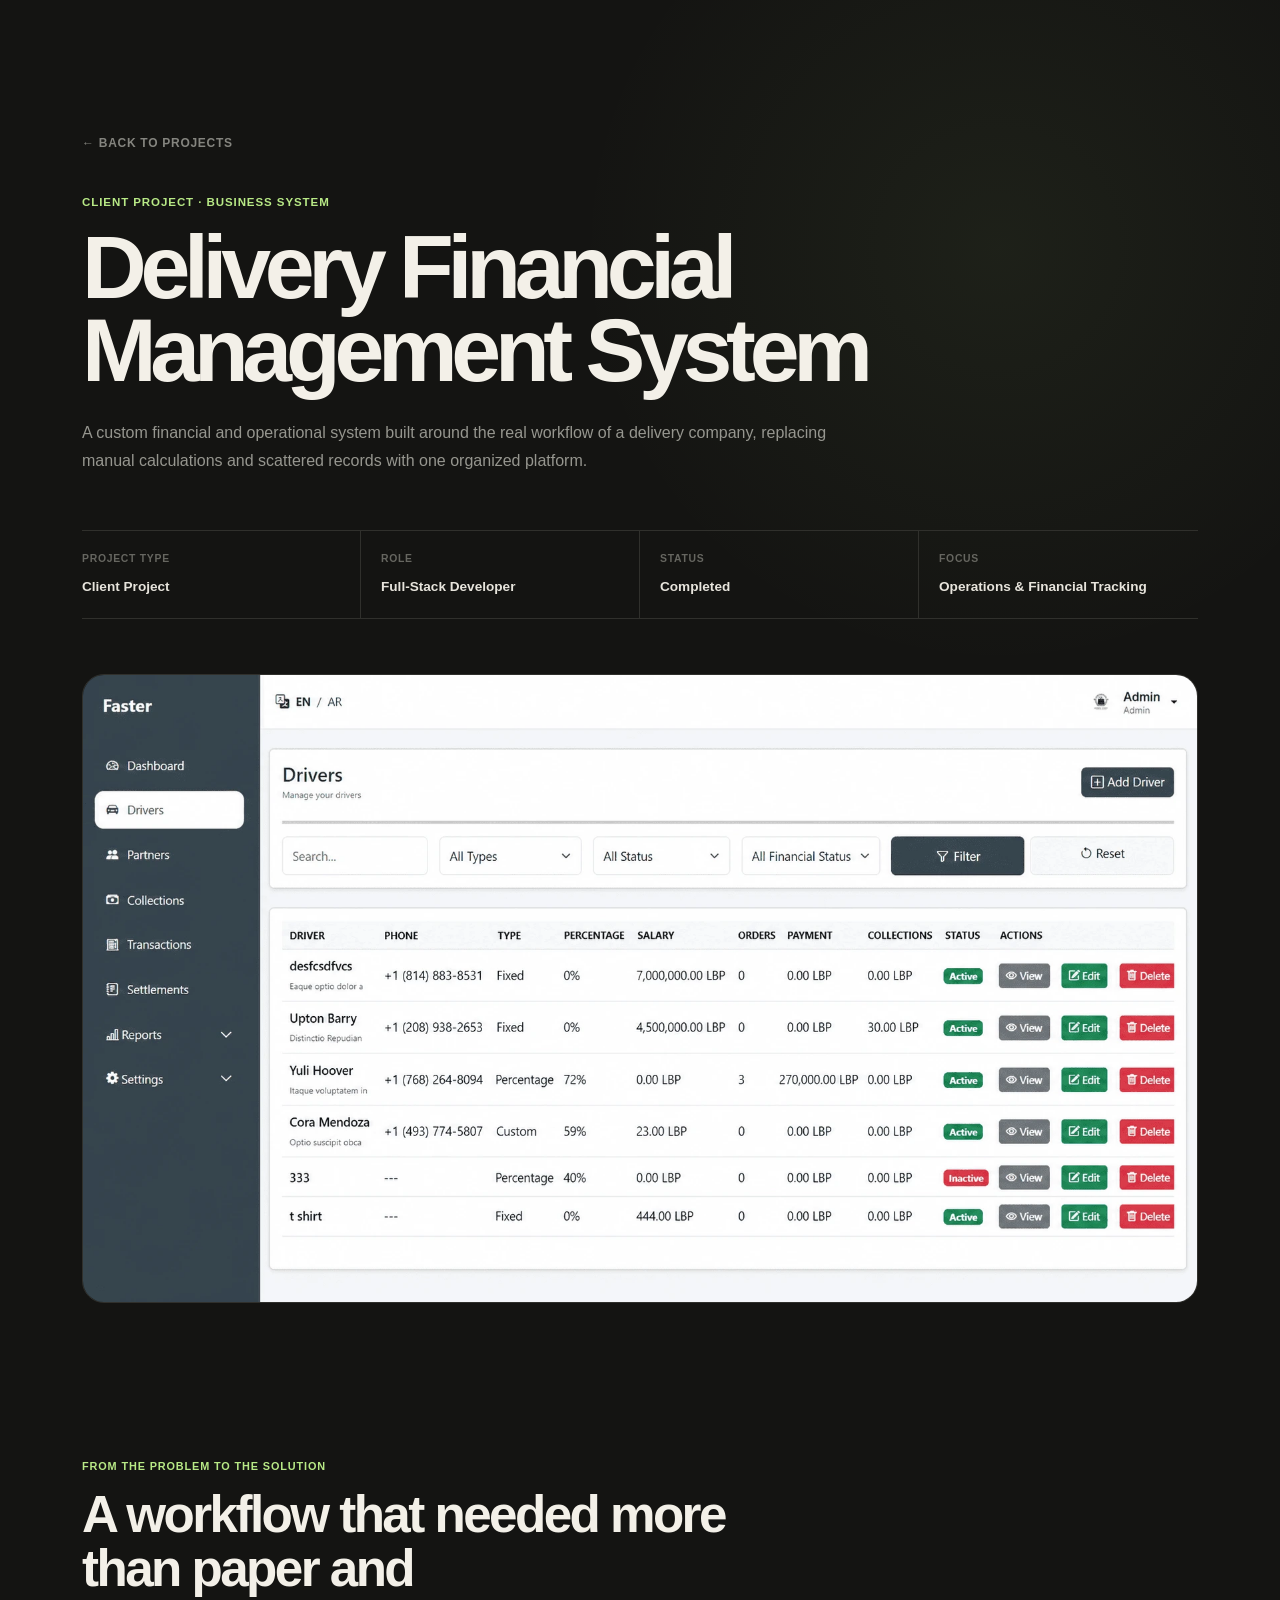
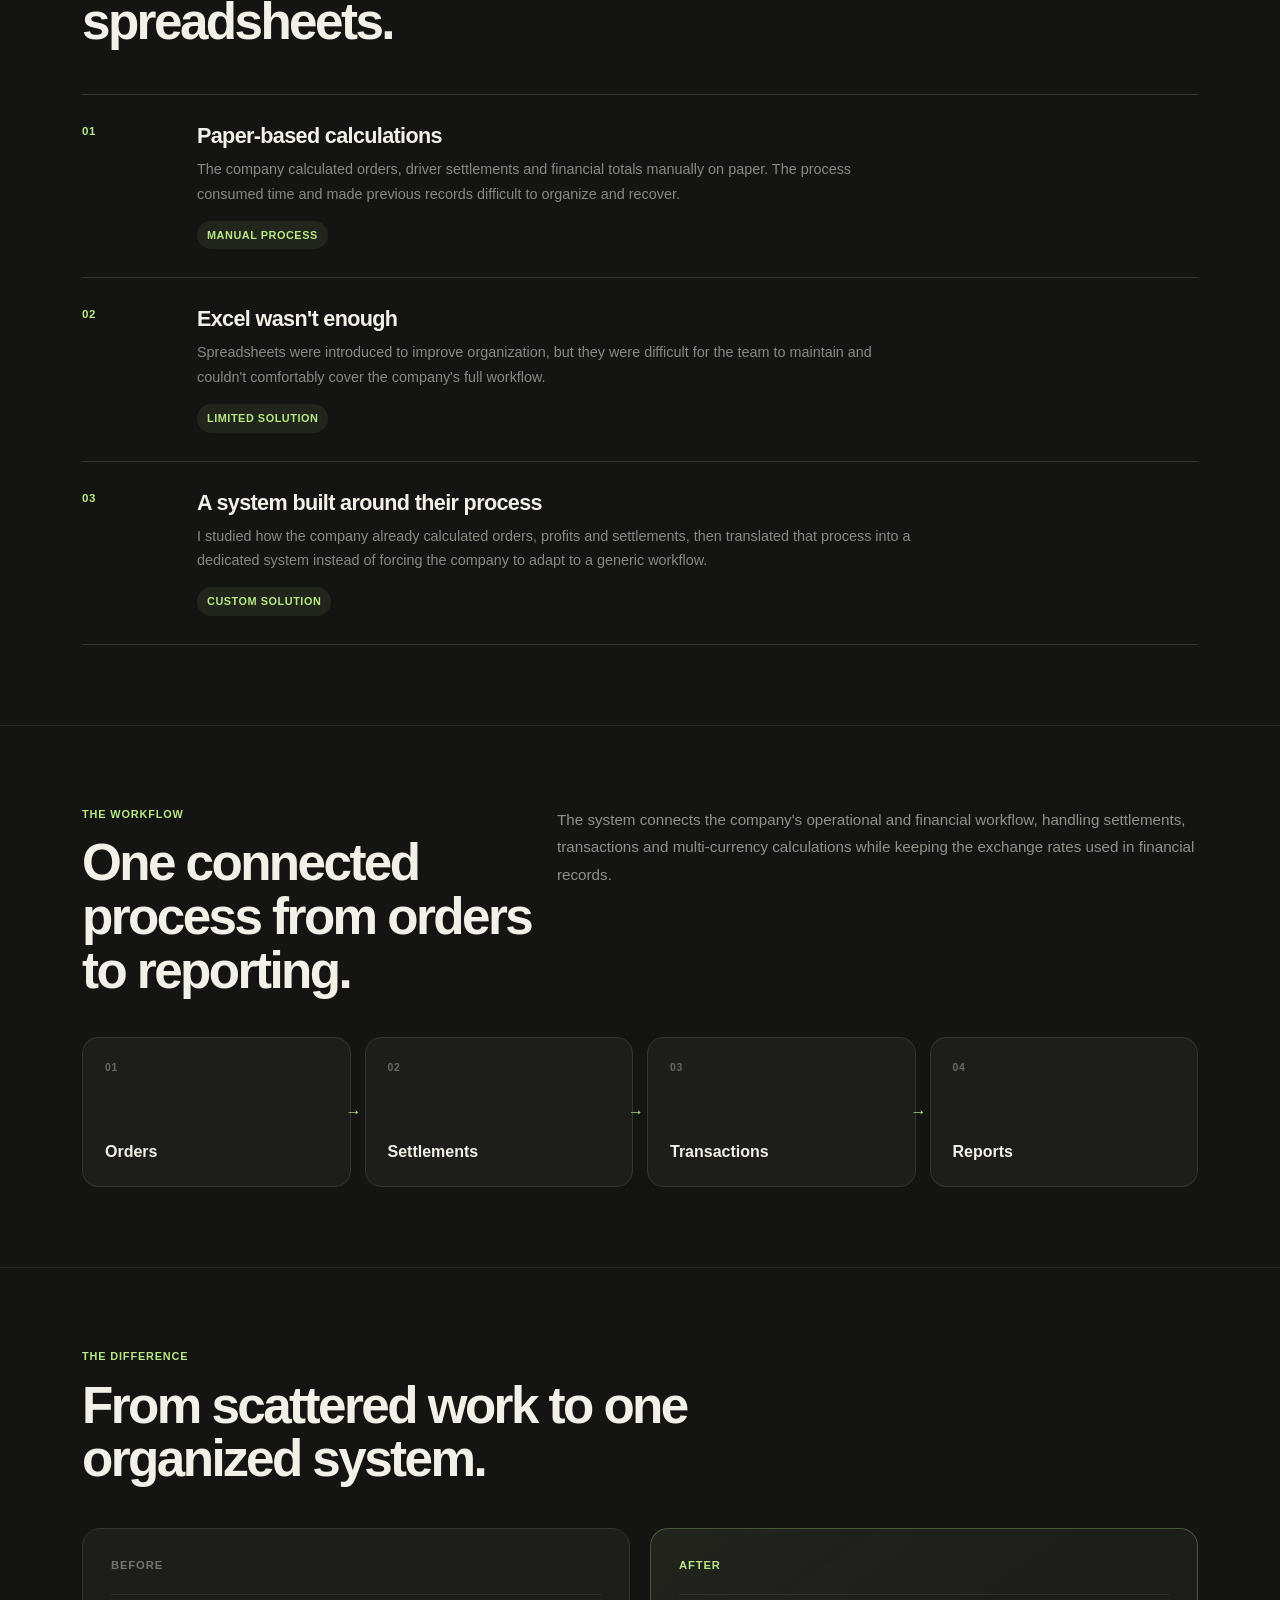
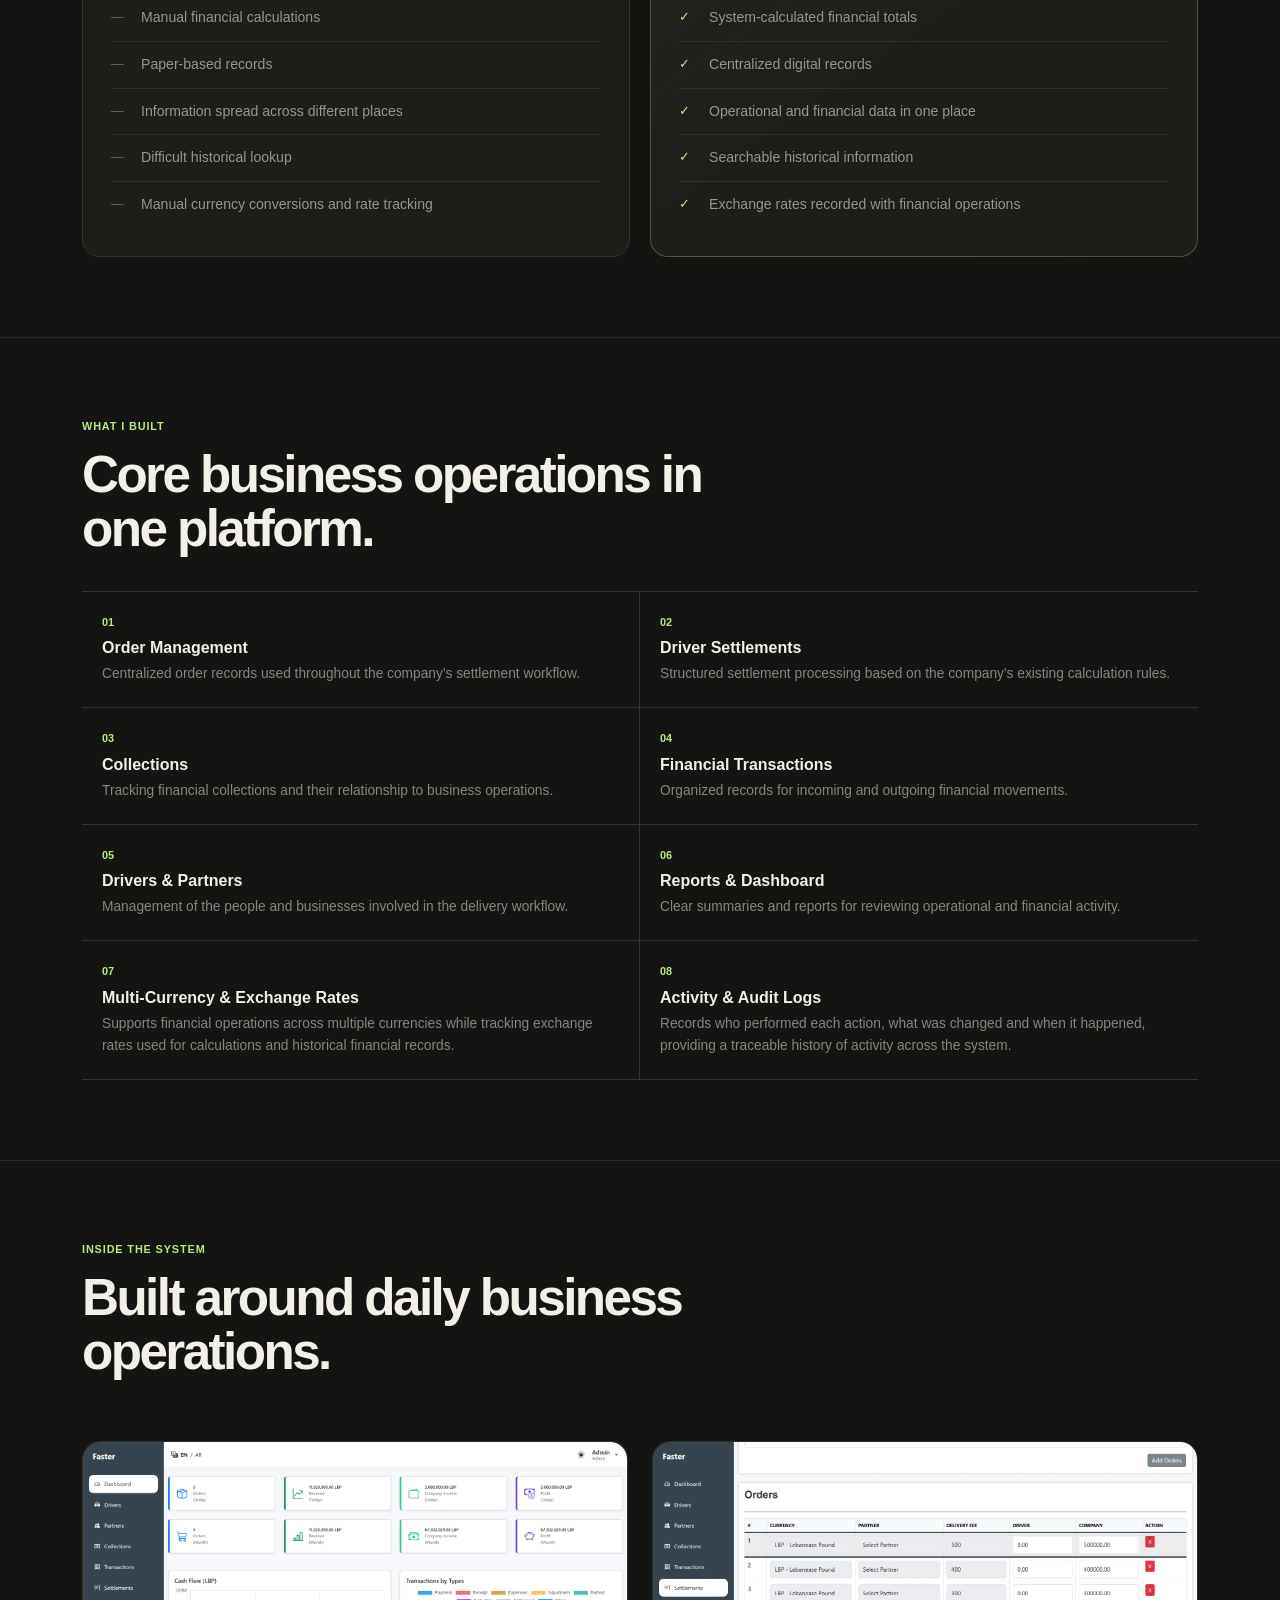
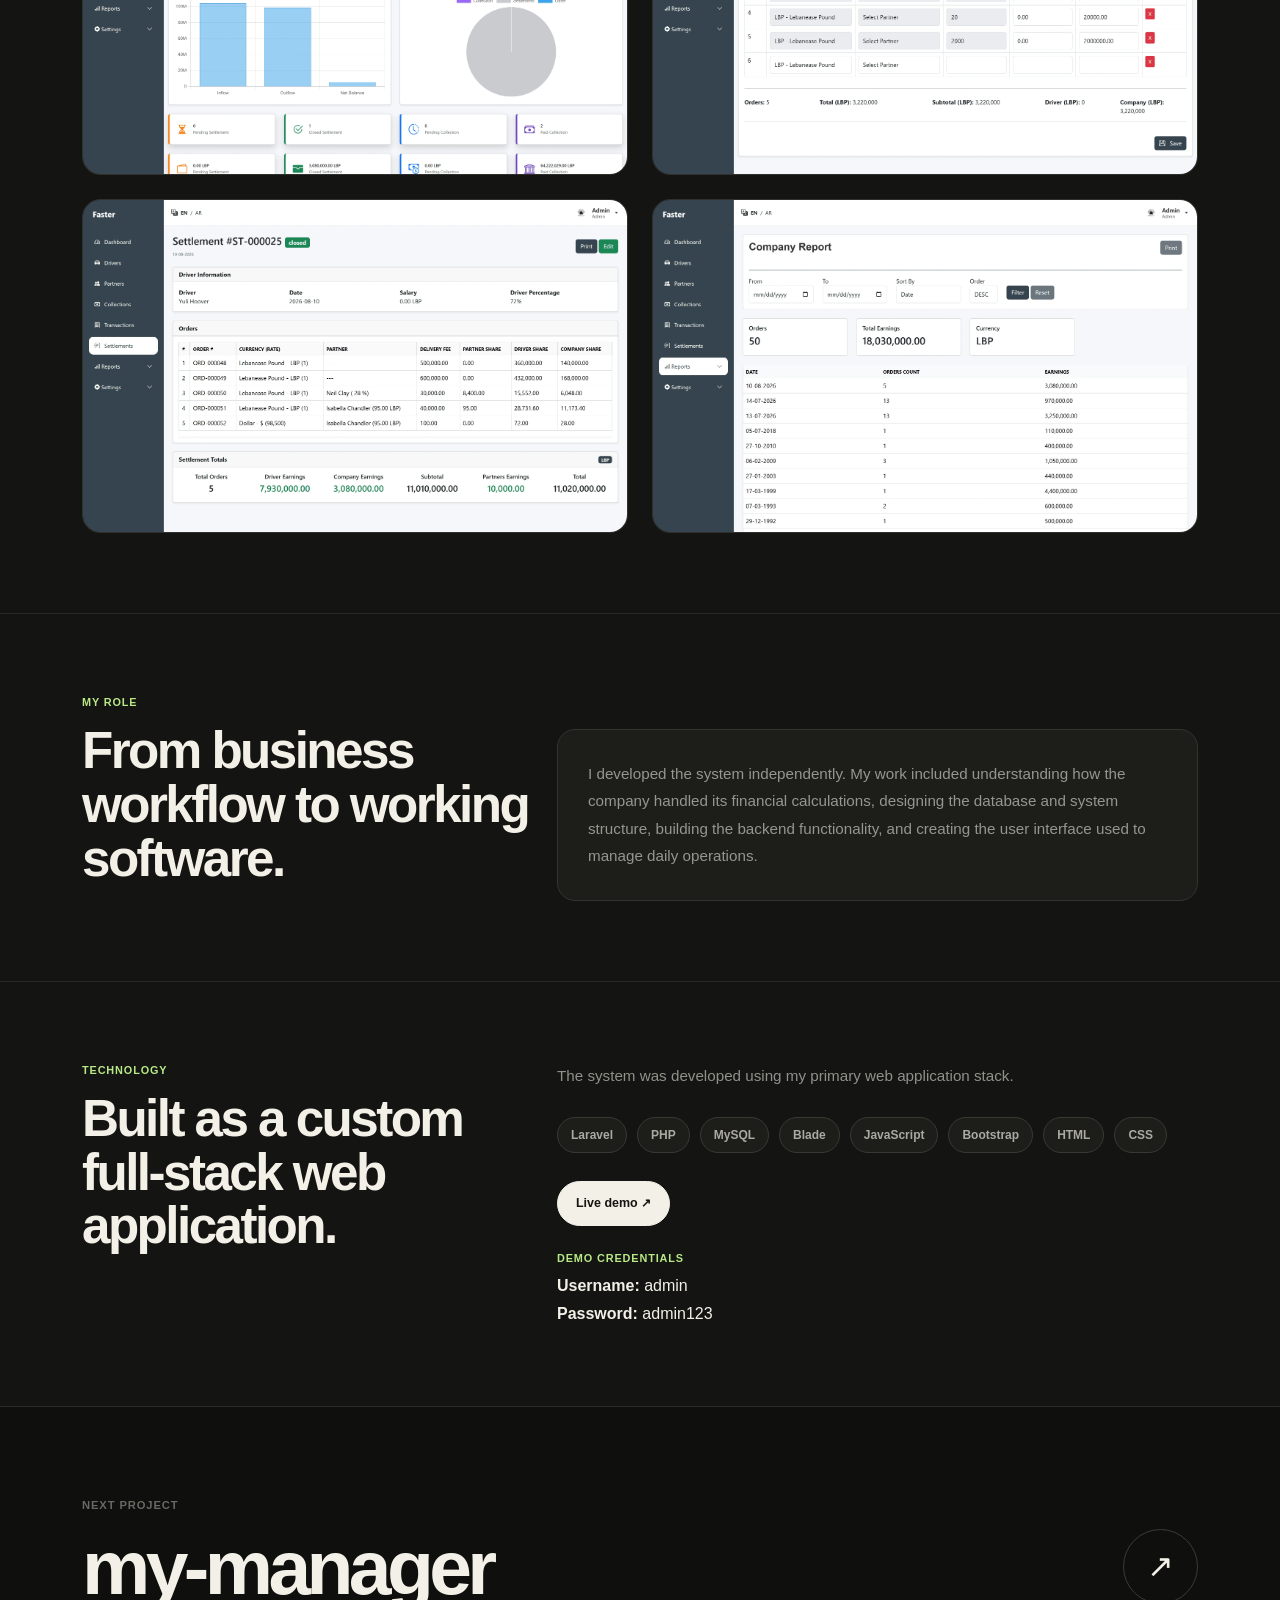
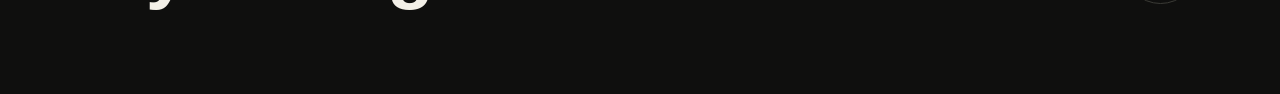
<file: delivery-system.html>
<!DOCTYPE html>
<html lang="en">

<head>
    <meta charset="UTF-8">
    <meta name="viewport" content="width=device-width, initial-scale=1.0">

    <title>Delivery Financial Management System | Mahdi Taha</title>
    <meta name="description"
        content="A custom delivery financial management system built by Mahdi Taha to organize drivers, orders, settlements, reporting, and daily business operations.">
    <link rel="canonical" href="https://mahdi-taha.github.io/delivery-system.html">
    <meta property="og:title" content="Delivery Financial Management System | Mahdi Taha">
    <meta property="og:description"
        content="A custom system for organizing delivery drivers, orders, settlements, financial reporting, and daily operations.">
    <meta property="og:type" content="website">
    <meta property="og:url" content="https://mahdi-taha.github.io/delivery-system.html">
    <meta property="og:image" content="https://mahdi-taha.github.io/images/projects/delivery-system/drivers.webp">
    <meta property="og:site_name" content="Mahdi Taha Portfolio">
    <meta name="twitter:card" content="summary_large_image">
    <meta name="twitter:title" content="Delivery Financial Management System | Mahdi Taha">
    <meta name="twitter:description"
        content="A custom system for organizing delivery drivers, orders, settlements, financial reporting, and daily operations.">
    <meta name="twitter:image" content="https://mahdi-taha.github.io/images/projects/delivery-system/drivers.webp">

    <link rel="stylesheet" href="https://cdnjs.cloudflare.com/ajax/libs/bootstrap/5.0.1/css/bootstrap.min.css">
    <link rel="stylesheet" href="css/project-2.css">

</head>

<body>

    <main>

        <section class="project-detail-hero">
            <div class="container">

                <a href="index.html#projects" class="project-back">
                    ← BACK TO PROJECTS
                </a>

                <div class="project-detail-label">
                    CLIENT PROJECT · BUSINESS SYSTEM
                </div>

                <h1 class="project-detail-title">
                    Delivery Financial
                    Management System
                </h1>

                <p class="project-detail-intro">
                    A custom financial and operational system built around the
                    real workflow of a delivery company, replacing manual
                    calculations and scattered records with one organized platform.
                </p>

                <div class="project-meta">

                    <div class="project-meta-item">
                        <span>PROJECT TYPE</span>
                        <strong>Client Project</strong>
                    </div>

                    <div class="project-meta-item">
                        <span>ROLE</span>
                        <strong>Full-Stack Developer</strong>
                    </div>

                    <div class="project-meta-item">
                        <span>STATUS</span>
                        <strong>Completed</strong>
                    </div>

                    <div class="project-meta-item">
                        <span>FOCUS</span>
                        <strong>Operations & Financial Tracking</strong>
                    </div>

                </div>

                <div class="project-main-image">
                    <img src="images/projects/delivery-system/drivers.webp"
                        alt="Delivery Financial Management System drivers" width="1672" height="941">
                </div>

            </div>
        </section>


        <!-- The problem journey -->
        <section class="project-section">
            <div class="container">

                <div class="section-label">
                    FROM THE PROBLEM TO THE SOLUTION
                </div>

                <h2 class="section-title">
                    A workflow that needed more than paper and spreadsheets.
                </h2>

                <div class="problem-journey">

                    <div class="journey-step">

                        <div class="journey-number">
                            01
                        </div>

                        <div class="journey-content">

                            <h3>
                                Paper-based calculations
                            </h3>

                            <p>
                                The company calculated orders, driver settlements
                                and financial totals manually on paper. The process
                                consumed time and made previous records difficult
                                to organize and recover.
                            </p>

                            <span class="journey-highlight">
                                MANUAL PROCESS
                            </span>

                        </div>

                    </div>


                    <div class="journey-step">

                        <div class="journey-number">
                            02
                        </div>

                        <div class="journey-content">

                            <h3>
                                Excel wasn't enough
                            </h3>

                            <p>
                                Spreadsheets were introduced to improve organization,
                                but they were difficult for the team to maintain and
                                couldn't comfortably cover the company's full workflow.
                            </p>

                            <span class="journey-highlight">
                                LIMITED SOLUTION
                            </span>

                        </div>

                    </div>


                    <div class="journey-step">

                        <div class="journey-number">
                            03
                        </div>

                        <div class="journey-content">

                            <h3>
                                A system built around their process
                            </h3>

                            <p>
                                I studied how the company already calculated orders,
                                profits and settlements, then translated that process
                                into a dedicated system instead of forcing the company
                                to adapt to a generic workflow.
                            </p>

                            <span class="journey-highlight">
                                CUSTOM SOLUTION
                            </span>

                        </div>

                    </div>

                </div>

            </div>
        </section>


        <!-- Workflow -->
        <section class="project-section">
            <div class="container">

                <div class="row g-4">

                    <div class="col-lg-5">

                        <div class="section-label">
                            THE WORKFLOW
                        </div>

                        <h2 class="section-title">
                            One connected process from orders to reporting.
                        </h2>

                    </div>

                    <div class="col-lg-7">

                        <p class="section-copy">
                            The system connects the company's operational and
                            financial workflow, handling settlements, transactions
                            and multi-currency calculations while keeping the
                            exchange rates used in financial records.
                        </p>

                    </div>

                </div>

                <div class="workflow">

                    <div class="workflow-step">
                        <span>01</span>
                        <strong>Orders</strong>
                    </div>

                    <div class="workflow-step">
                        <span>02</span>
                        <strong>Settlements</strong>
                    </div>

                    <div class="workflow-step">
                        <span>03</span>
                        <strong>Transactions</strong>
                    </div>

                    <div class="workflow-step">
                        <span>04</span>
                        <strong>Reports</strong>
                    </div>

                </div>

            </div>
        </section>


        <!-- Before / After -->
        <section class="project-section">
            <div class="container">

                <div class="section-label">
                    THE DIFFERENCE
                </div>

                <h2 class="section-title">
                    From scattered work to one organized system.
                </h2>

                <div class="comparison">

                    <div class="comparison-column">

                        <div class="comparison-title">
                            BEFORE
                        </div>

                        <div class="comparison-row">
                            <span class="comparison-icon">—</span>

                            <p>
                                Manual financial calculations
                            </p>
                        </div>

                        <div class="comparison-row">
                            <span class="comparison-icon">—</span>

                            <p>
                                Paper-based records
                            </p>
                        </div>

                        <div class="comparison-row">
                            <span class="comparison-icon">—</span>

                            <p>
                                Information spread across different places
                            </p>
                        </div>

                        <div class="comparison-row">
                            <span class="comparison-icon">—</span>

                            <p>
                                Difficult historical lookup
                            </p>
                        </div>

                        <div class="comparison-row">
                            <span class="comparison-icon">—</span>

                            <p>
                                Manual currency conversions and rate tracking
                            </p>
                        </div>

                    </div>


                    <div class="comparison-column after">

                        <div class="comparison-title">
                            AFTER
                        </div>

                        <div class="comparison-row">
                            <span class="comparison-icon">✓</span>

                            <p>
                                System-calculated financial totals
                            </p>
                        </div>

                        <div class="comparison-row">
                            <span class="comparison-icon">✓</span>

                            <p>
                                Centralized digital records
                            </p>
                        </div>

                        <div class="comparison-row">
                            <span class="comparison-icon">✓</span>

                            <p>
                                Operational and financial data in one place
                            </p>
                        </div>

                        <div class="comparison-row">
                            <span class="comparison-icon">✓</span>

                            <p>
                                Searchable historical information
                            </p>
                        </div>

                        <div class="comparison-row">
                            <span class="comparison-icon">✓</span>

                            <p>
                                Exchange rates recorded with financial operations
                            </p>
                        </div>

                    </div>

                </div>

            </div>
        </section>


        <!-- Features -->
        <section class="project-section">
            <div class="container">

                <div class="section-label">
                    WHAT I BUILT
                </div>

                <h2 class="section-title">
                    Core business operations in one platform.
                </h2>

                <div class="feature-list">

                    <div class="feature-item">
                        <span>01</span>

                        <h3>
                            Order Management
                        </h3>

                        <p>
                            Centralized order records used throughout
                            the company's settlement workflow.
                        </p>
                    </div>

                    <div class="feature-item">
                        <span>02</span>

                        <h3>
                            Driver Settlements
                        </h3>

                        <p>
                            Structured settlement processing based on
                            the company's existing calculation rules.
                        </p>
                    </div>

                    <div class="feature-item">
                        <span>03</span>

                        <h3>
                            Collections
                        </h3>

                        <p>
                            Tracking financial collections and their
                            relationship to business operations.
                        </p>
                    </div>

                    <div class="feature-item">
                        <span>04</span>

                        <h3>
                            Financial Transactions
                        </h3>

                        <p>
                            Organized records for incoming and outgoing
                            financial movements.
                        </p>
                    </div>

                    <div class="feature-item">
                        <span>05</span>

                        <h3>
                            Drivers & Partners
                        </h3>

                        <p>
                            Management of the people and businesses
                            involved in the delivery workflow.
                        </p>
                    </div>

                    <div class="feature-item">
                        <span>06</span>

                        <h3>
                            Reports & Dashboard
                        </h3>

                        <p>
                            Clear summaries and reports for reviewing
                            operational and financial activity.
                        </p>
                    </div>
                    <div class="feature-item">
                        <span>07</span>

                        <h3>
                            Multi-Currency & Exchange Rates
                        </h3>

                        <p>
                            Supports financial operations across multiple currencies
                            while tracking exchange rates used for calculations and
                            historical financial records.
                        </p>
                    </div>
                    <div class="feature-item">
                        <span>08</span>

                        <h3>
                            Activity & Audit Logs
                        </h3>

                        <p>
                            Records who performed each action, what was changed
                            and when it happened, providing a traceable history
                            of activity across the system.
                        </p>
                    </div>

                </div>

            </div>
        </section>


        <!-- Screenshots -->
        <section class="project-section">
            <div class="container">

                <div class="section-label">
                    INSIDE THE SYSTEM
                </div>

                <h2 class="section-title">
                    Built around daily business operations.
                </h2>

                <div class="row g-4 screenshots-grid">

                    <div class="col-lg-6">
                        <div class="screenshot-card">
                            <img src="images/projects/delivery-system/dashboard.webp" alt="Delivery system dashboard"
                                width="2964" height="1810" loading="lazy">
                        </div>
                    </div>

                    <div class="col-lg-6">
                        <div class="screenshot-card">
                            <img src="images/projects/delivery-system/orders.webp" alt="Delivery system orders"
                                width="2964" height="1810" loading="lazy">
                        </div>
                    </div>

                    <div class="col-lg-6">
                        <div class="screenshot-card">
                            <img src="images/projects/delivery-system/settlement.webp" alt="Driver settlement workflow"
                                width="2964" height="1810" loading="lazy">
                        </div>
                    </div>

                    <div class="col-lg-6">
                        <div class="screenshot-card">
                            <img src="images/projects/delivery-system/financial-reports.webp"
                                alt="Delivery system financial reports" width="2964" height="1810" loading="lazy">
                        </div>
                    </div>

                </div>

            </div>
        </section>


        <!-- My role -->
        <section class="project-section">
            <div class="container">

                <div class="row g-4">

                    <div class="col-lg-5">

                        <div class="section-label">
                            MY ROLE
                        </div>

                        <h2 class="section-title">
                            From business workflow to working software.
                        </h2>

                    </div>

                    <div class="col-lg-7">

                        <div class="role-panel">

                            <p>
                                I developed the system independently. My work included
                                understanding how the company handled its financial
                                calculations, designing the database and system structure,
                                building the backend functionality, and creating the
                                user interface used to manage daily operations.
                            </p>

                        </div>

                    </div>

                </div>

            </div>
        </section>


        <!-- Technology -->
        <section class="project-section">
            <div class="container">

                <div class="row g-4">

                    <div class="col-lg-5">

                        <div class="section-label">
                            TECHNOLOGY
                        </div>

                        <h2 class="section-title">
                            Built as a custom full-stack web application.
                        </h2>

                    </div>

                    <div class="col-lg-7">

                        <p class="section-copy">
                            The system was developed using my primary web
                            application stack.
                        </p>

                        <div class="tech-list">
                            <span>Laravel</span>
                            <span>PHP</span>
                            <span>MySQL</span>
                            <span>Blade</span>
                            <span>JavaScript</span>
                            <span>Bootstrap</span>
                            <span>HTML</span>
                            <span>CSS</span>
                        </div>

                        <div class="project-actions">

                            <a href="https://pink-louse-271315.hostingersite.com/"
                                class="project-action project-action-primary" target="_blank" rel="noopener noreferrer">
                                Live demo ↗
                            </a>

                        </div>
                        <div class="project-demo-credentials mt-4">
                            <div class="section-label mb-2">
                                DEMO CREDENTIALS
                            </div>

                            <p class="mb-1">
                                <strong>Username:</strong>
                                admin
                            </p>

                            <p class="mb-0">
                                <strong>Password:</strong>
                                admin123
                            </p>
                        </div>

                    </div>

                </div>

            </div>
        </section>


        <!-- Next -->
        <section class="next-project">
            <div class="container">

                <div class="next-project-label">
                    NEXT PROJECT
                </div>

                <a href="my-manager.html" class="next-project-link">

                    <h2>
                        my-manager
                    </h2>

                    <span class="next-project-arrow">
                        ↗
                    </span>

                </a>

            </div>
        </section>

    </main>

</body>

</html>
</file>
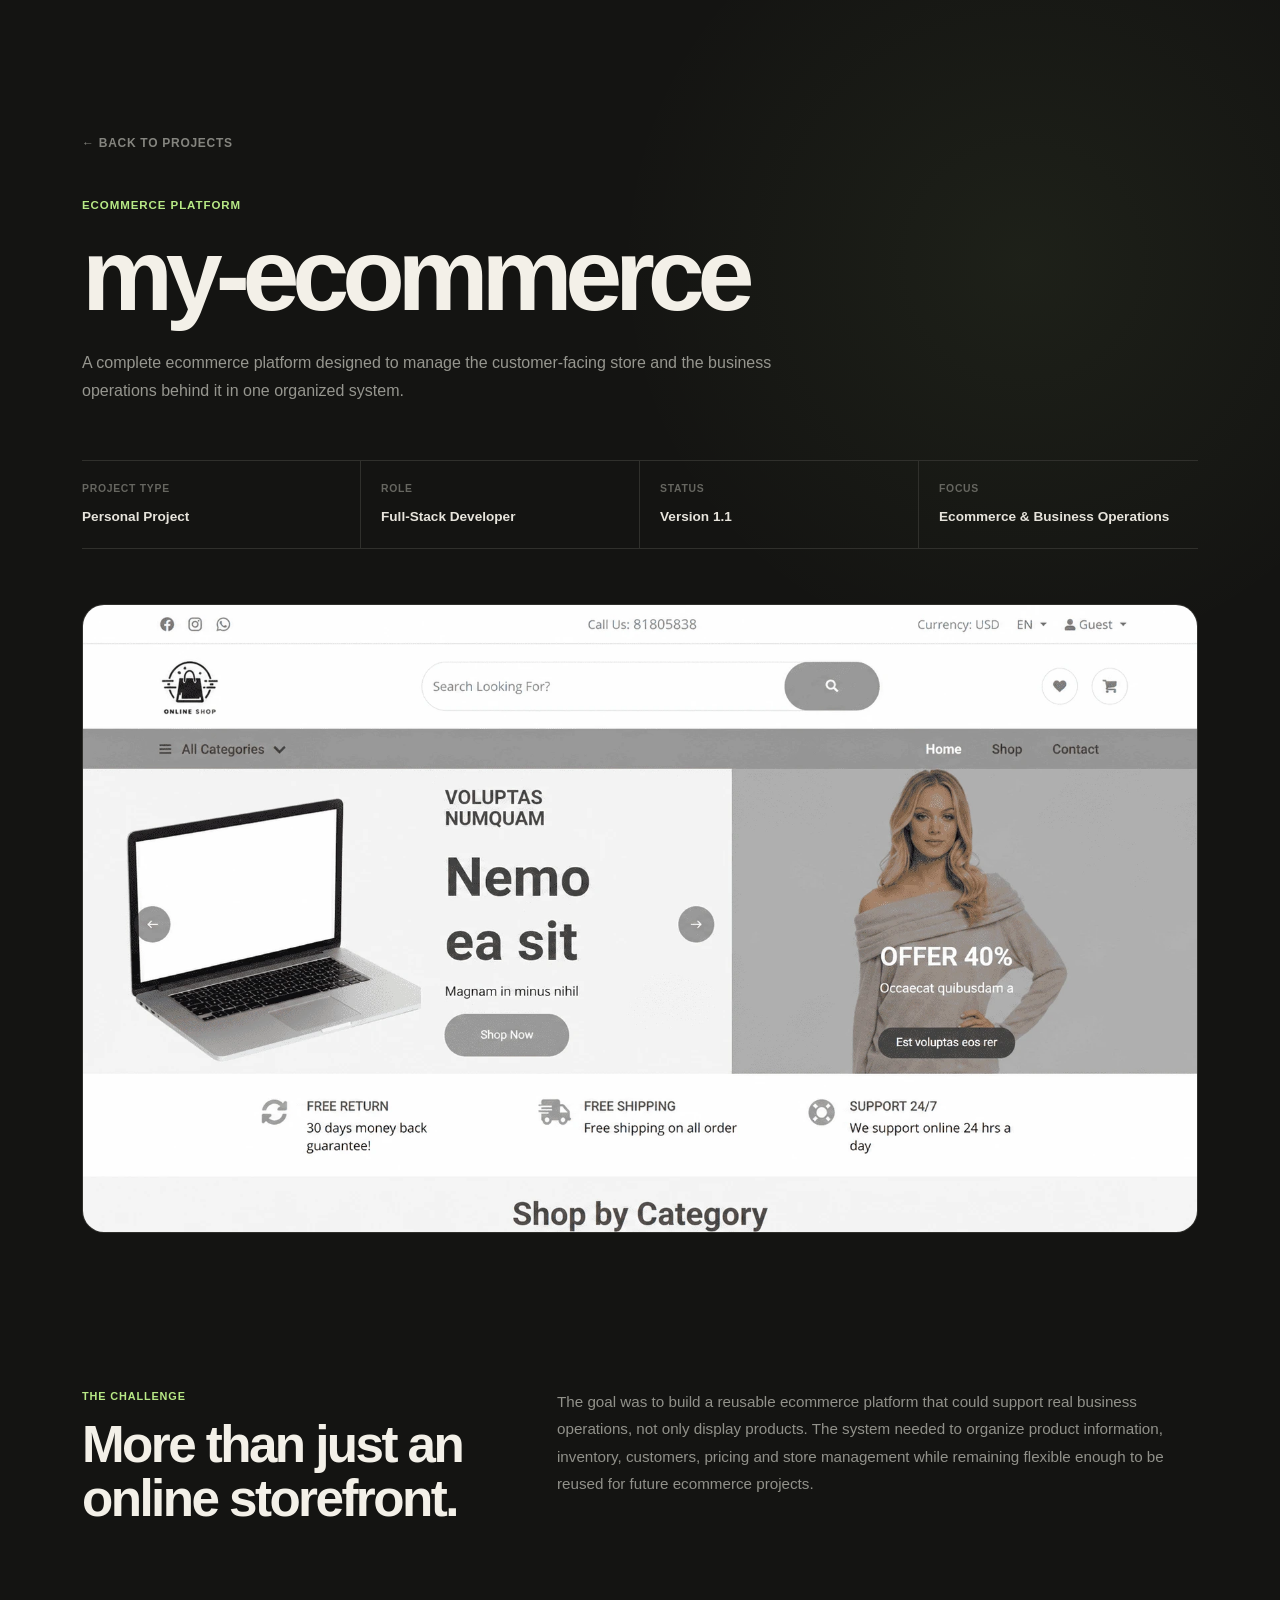
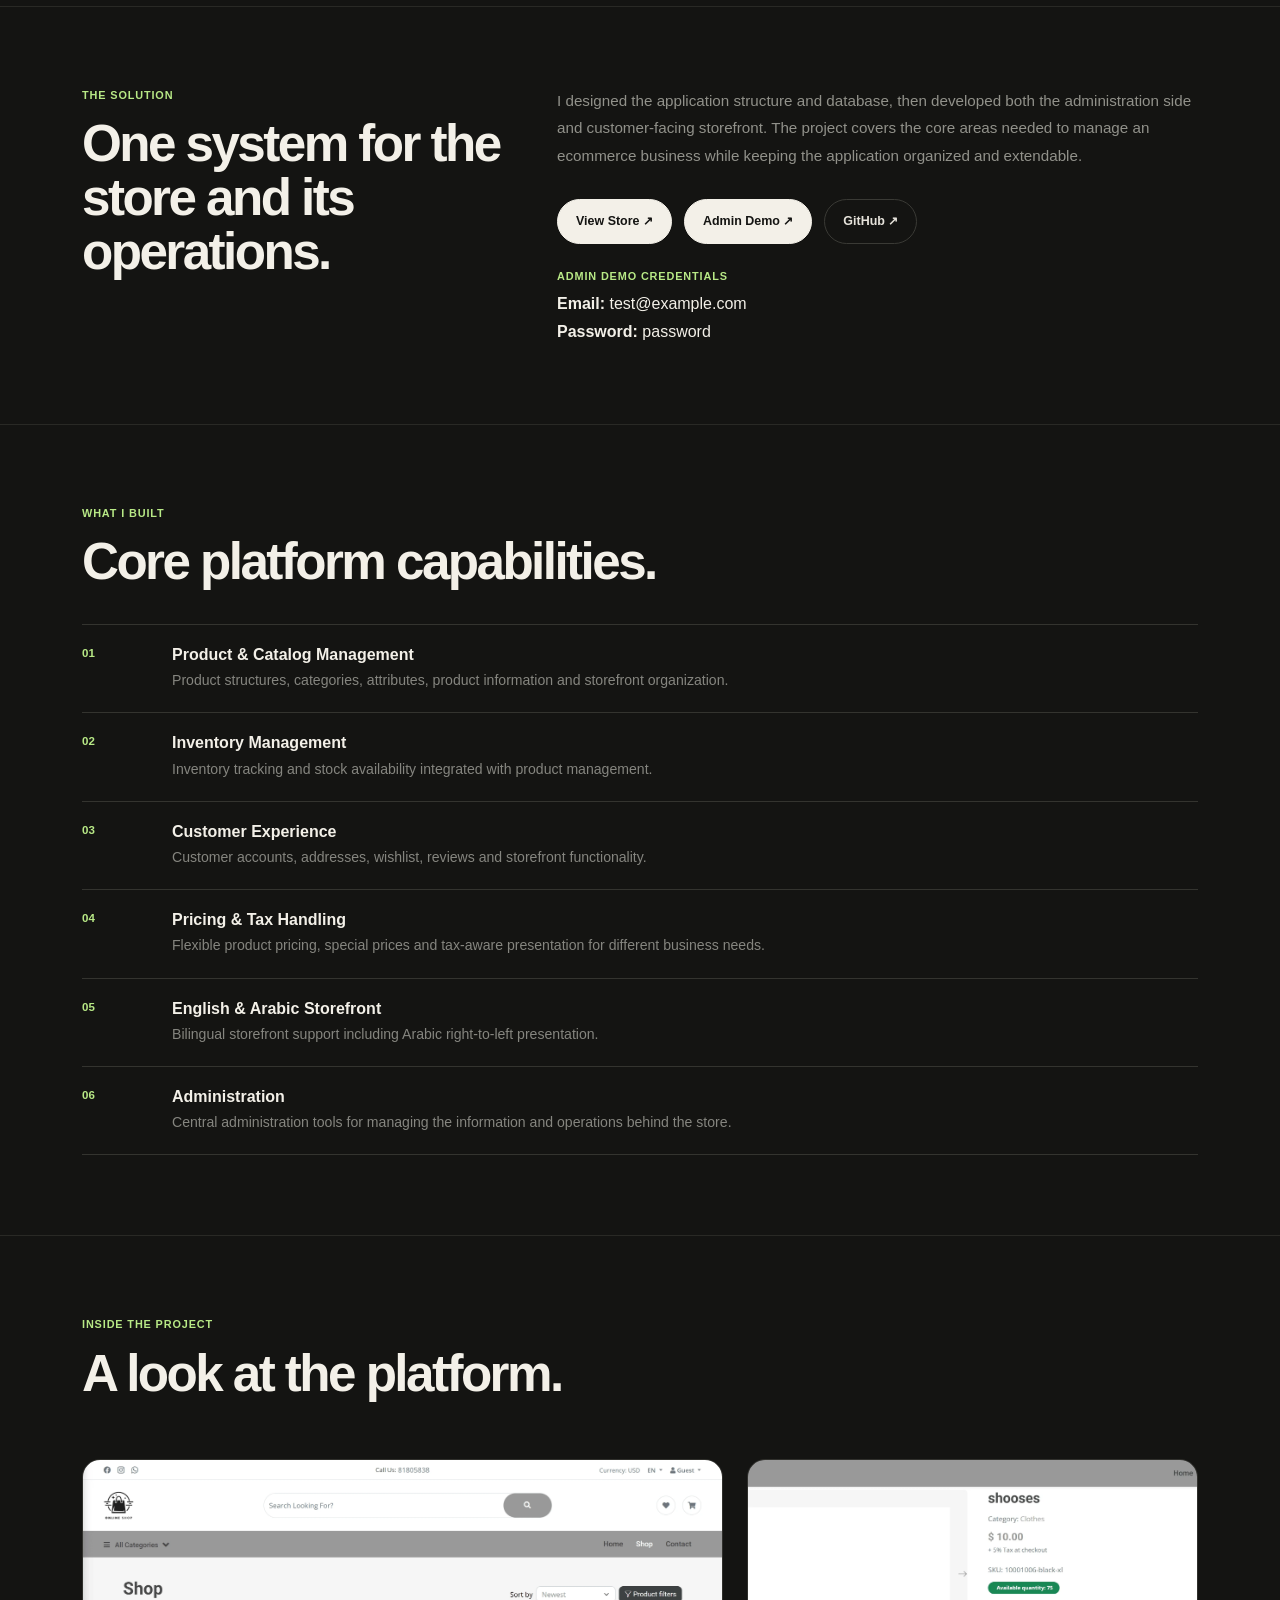
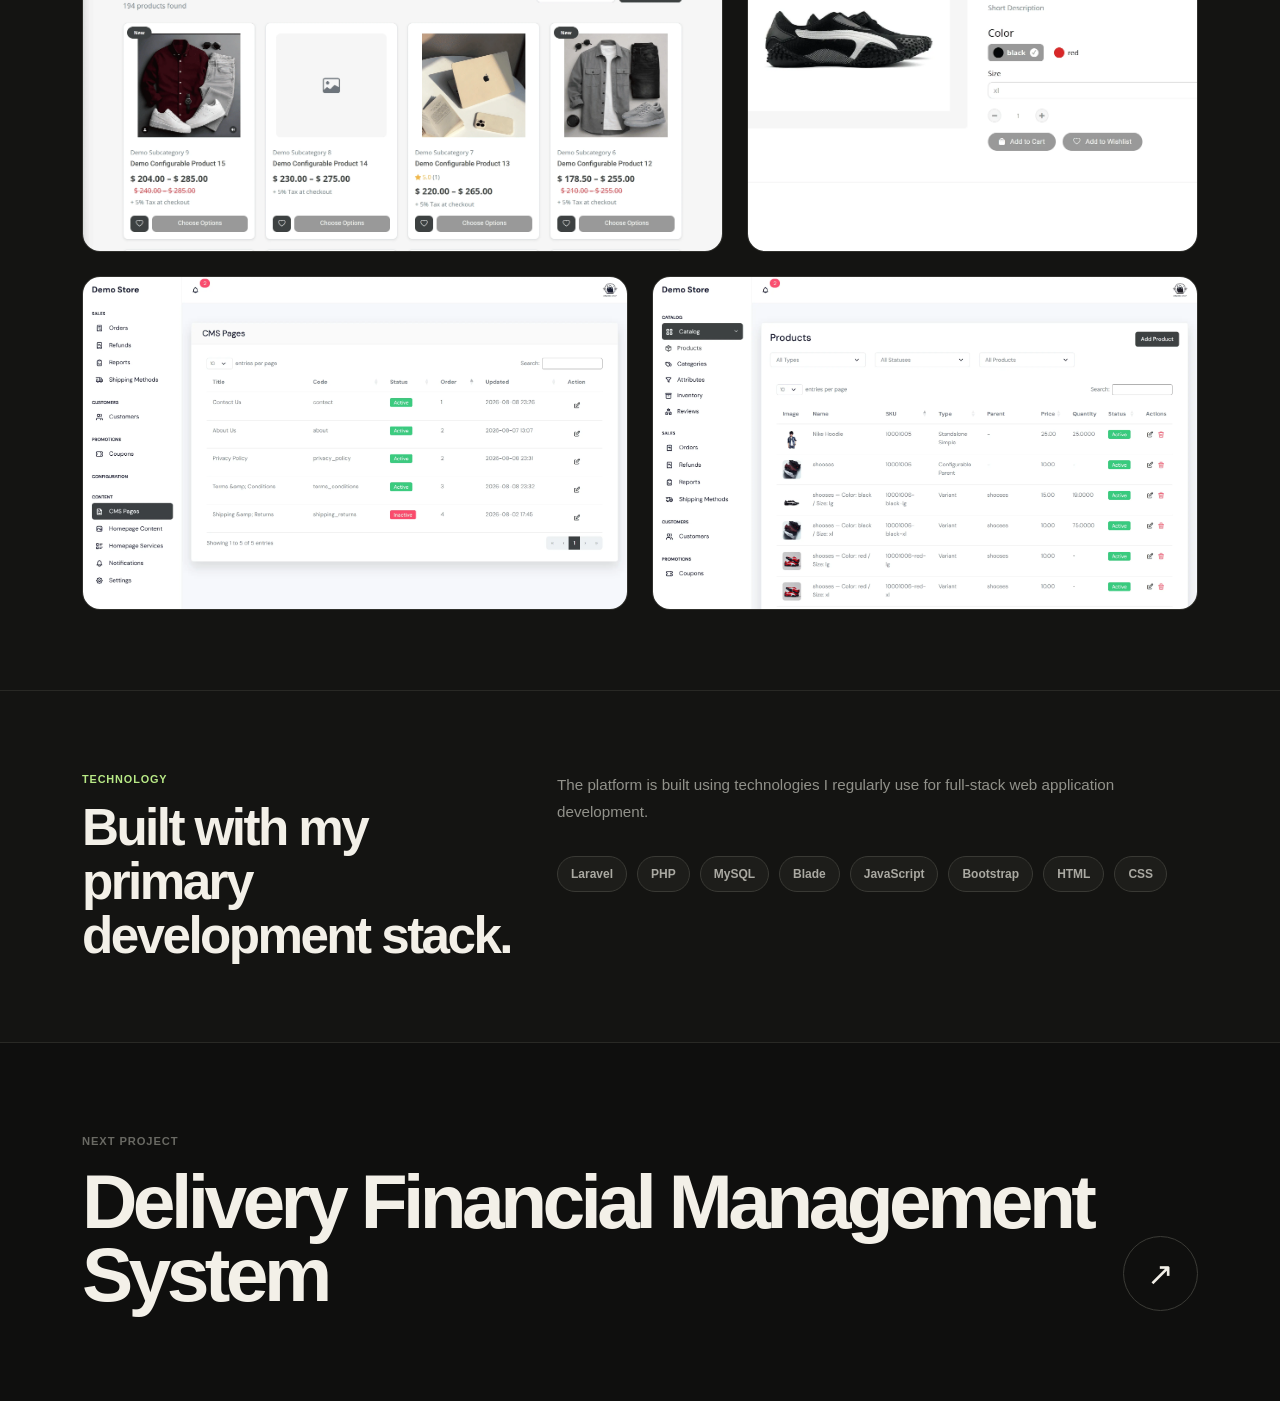
<file: my-ecommerce.html>
<!DOCTYPE html>
<html lang="en">

<head>
    <meta charset="UTF-8">
    <meta name="viewport" content="width=device-width, initial-scale=1.0">

    <title>my-ecommerce | Mahdi Taha</title>
    <meta name="description"
        content="Explore my-ecommerce, a full-stack ecommerce platform by Mahdi Taha for managing storefronts, products, inventory, customers, pricing, and business operations.">
    <link rel="canonical" href="https://mahdi-taha.github.io/my-ecommerce.html">
    <meta property="og:title" content="my-ecommerce | Mahdi Taha">
    <meta property="og:description"
        content="A full-stack ecommerce platform for managing storefronts, products, inventory, customers, pricing, and business operations.">
    <meta property="og:type" content="website">
    <meta property="og:url" content="https://mahdi-taha.github.io/my-ecommerce.html">
    <meta property="og:image" content="https://mahdi-taha.github.io/images/projects/my-ecommerce/home.webp">
    <meta property="og:site_name" content="Mahdi Taha Portfolio">
    <meta name="twitter:card" content="summary_large_image">
    <meta name="twitter:title" content="my-ecommerce | Mahdi Taha">
    <meta name="twitter:description"
        content="A full-stack ecommerce platform for managing storefronts, products, inventory, customers, pricing, and business operations.">
    <meta name="twitter:image" content="https://mahdi-taha.github.io/images/projects/my-ecommerce/home.webp">

    <link rel="stylesheet" href="https://cdnjs.cloudflare.com/ajax/libs/bootstrap/5.0.1/css/bootstrap.min.css">
    <link rel="stylesheet" href="css/project-1.css">
</head>

<body>

    <main>

        <section class="project-detail-hero">
            <div class="container">

                <a href="index.html#projects" class="project-back">
                    ← BACK TO PROJECTS
                </a>

                <div class="project-detail-label">
                    ECOMMERCE PLATFORM
                </div>

                <h1 class="project-detail-title">
                    my-ecommerce
                </h1>

                <p class="project-detail-intro">
                    A complete ecommerce platform designed to manage the customer-facing
                    store and the business operations behind it in one organized system.
                </p>

                <div class="project-meta">

                    <div class="project-meta-item">
                        <span>PROJECT TYPE</span>
                        <strong>Personal Project</strong>
                    </div>

                    <div class="project-meta-item">
                        <span>ROLE</span>
                        <strong>Full-Stack Developer</strong>
                    </div>

                    <div class="project-meta-item">
                        <span>STATUS</span>
                        <strong>Version 1.1</strong>
                    </div>

                    <div class="project-meta-item">
                        <span>FOCUS</span>
                        <strong>Ecommerce & Business Operations</strong>
                    </div>

                </div>

                <div class="project-main-image">
                    <img src="images/projects/my-ecommerce/home.webp" alt="my-ecommerce home" width="1672" height="941">
                </div>

            </div>
        </section>


        <!-- Challenge -->
        <section class="project-content-section">
            <div class="container">

                <div class="row g-4">

                    <div class="col-lg-5">
                        <div class="project-section-label">
                            THE CHALLENGE
                        </div>

                        <h2 class="project-section-title">
                            More than just an online storefront.
                        </h2>
                    </div>

                    <div class="col-lg-7">
                        <p class="project-section-copy">
                            The goal was to build a reusable ecommerce platform that could
                            support real business operations, not only display products.
                            The system needed to organize product information, inventory,
                            customers, pricing and store management while remaining flexible
                            enough to be reused for future ecommerce projects.
                        </p>
                    </div>

                </div>

            </div>
        </section>


        <!-- Solution -->
        <section class="project-content-section">
            <div class="container">

                <div class="row g-4">

                    <div class="col-lg-5">
                        <div class="project-section-label">
                            THE SOLUTION
                        </div>

                        <h2 class="project-section-title">
                            One system for the store and its operations.
                        </h2>
                    </div>

                    <div class="col-lg-7">
                        <p class="project-section-copy">
                            I designed the application structure and database, then developed
                            both the administration side and customer-facing storefront.
                            The project covers the core areas needed to manage an ecommerce
                            business while keeping the application organized and extendable.
                        </p>

                        <div class="project-actions">
                            <a href="https://bisque-cormorant-334663.hostingersite.com/" target="_blank" rel="noopener noreferrer"
                                class="project-action project-action-primary">
                                View Store ↗
                            </a>

                            <a href="https://bisque-cormorant-334663.hostingersite.com/admin/login" target="_blank"
                                rel="noopener noreferrer" class="project-action project-action-primary">
                                Admin Demo ↗
                            </a>

                            <a href="https://github.com/mahdi-taha/my-ecommerce" target="_blank" rel="noopener noreferrer"
                                class="project-action project-action-outline">
                                GitHub ↗
                            </a>
                        </div>

                        <div class="project-demo-credentials mt-4">
                            <div class="project-section-label mb-2">
                                ADMIN DEMO CREDENTIALS
                            </div>

                            <p class="mb-1">
                                <strong>Email:</strong>
                                test@example.com
                            </p>

                            <p class="mb-0">
                                <strong>Password:</strong>
                                password
                            </p>
                        </div>
                    </div>

                </div>

            </div>
        </section>

        <!-- Features -->
        <section class="project-content-section">
            <div class="container">

                <div class="project-section-label">
                    WHAT I BUILT
                </div>

                <h2 class="project-section-title">
                    Core platform capabilities.
                </h2>

                <div class="project-features">

                    <div class="project-feature">
                        <div class="project-feature-number">
                            01
                        </div>

                        <div>
                            <h3>Product & Catalog Management</h3>

                            <p>
                                Product structures, categories, attributes, product
                                information and storefront organization.
                            </p>
                        </div>
                    </div>

                    <div class="project-feature">
                        <div class="project-feature-number">
                            02
                        </div>

                        <div>
                            <h3>Inventory Management</h3>

                            <p>
                                Inventory tracking and stock availability integrated
                                with product management.
                            </p>
                        </div>
                    </div>

                    <div class="project-feature">
                        <div class="project-feature-number">
                            03
                        </div>

                        <div>
                            <h3>Customer Experience</h3>

                            <p>
                                Customer accounts, addresses, wishlist, reviews and
                                storefront functionality.
                            </p>
                        </div>
                    </div>

                    <div class="project-feature">
                        <div class="project-feature-number">
                            04
                        </div>

                        <div>
                            <h3>Pricing & Tax Handling</h3>

                            <p>
                                Flexible product pricing, special prices and
                                tax-aware presentation for different business needs.
                            </p>
                        </div>
                    </div>

                    <div class="project-feature">
                        <div class="project-feature-number">
                            05
                        </div>

                        <div>
                            <h3>English & Arabic Storefront</h3>

                            <p>
                                Bilingual storefront support including Arabic
                                right-to-left presentation.
                            </p>
                        </div>
                    </div>

                    <div class="project-feature">
                        <div class="project-feature-number">
                            06
                        </div>

                        <div>
                            <h3>Administration</h3>

                            <p>
                                Central administration tools for managing the
                                information and operations behind the store.
                            </p>
                        </div>
                    </div>

                </div>

            </div>
        </section>


        <!-- Screenshots -->
        <section class="project-content-section">
            <div class="container">

                <div class="project-section-label">
                    INSIDE THE PROJECT
                </div>

                <h2 class="project-section-title">
                    A look at the platform.
                </h2>

                <div class="row g-4 project-screenshots">

                    <div class="col-lg-7">
                        <div class="project-screenshot">
                            <img src="images/projects/my-ecommerce/storefront.webp" alt="my-ecommerce storefront"
                                width="2964" height="1810" loading="lazy">
                        </div>
                    </div>

                    <div class="col-lg-5">
                        <div class="project-screenshot">
                            <img src="images/projects/my-ecommerce/product.webp" alt="my-ecommerce product page"
                                width="2964" height="1810" loading="lazy">
                        </div>
                    </div>

                    <div class="col-lg-6">
                        <div class="project-screenshot">
                            <img src="images/projects/my-ecommerce/administration.webp"
                                alt="my-ecommerce administration" width="2964" height="1810" loading="lazy">
                        </div>
                    </div>

                    <div class="col-lg-6">
                        <div class="project-screenshot">
                            <img src="images/projects/my-ecommerce/catalog.webp" alt="my-ecommerce catalog management"
                                width="2964" height="1810" loading="lazy">
                        </div>
                    </div>

                </div>

            </div>
        </section>


        <!-- Technology -->
        <section class="project-content-section">
            <div class="container">

                <div class="row g-4">

                    <div class="col-lg-5">
                        <div class="project-section-label">
                            TECHNOLOGY
                        </div>

                        <h2 class="project-section-title">
                            Built with my primary development stack.
                        </h2>
                    </div>

                    <div class="col-lg-7">

                        <p class="project-section-copy">
                            The platform is built using technologies I regularly use
                            for full-stack web application development.
                        </p>

                        <div class="project-tech-list">
                            <span>Laravel</span>
                            <span>PHP</span>
                            <span>MySQL</span>
                            <span>Blade</span>
                            <span>JavaScript</span>
                            <span>Bootstrap</span>
                            <span>HTML</span>
                            <span>CSS</span>
                        </div>

                    </div>

                </div>

            </div>
        </section>


        <!-- Next project -->
        <section class="next-project">
            <div class="container">

                <div class="next-project-label">
                    NEXT PROJECT
                </div>

                <a href="delivery-system.html" class="next-project-link">

                    <h2>
                        Delivery Financial
                        Management System
                    </h2>

                    <span class="next-project-arrow">
                        ↗
                    </span>

                </a>

            </div>
        </section>

    </main>

</body>

</html>
</file>
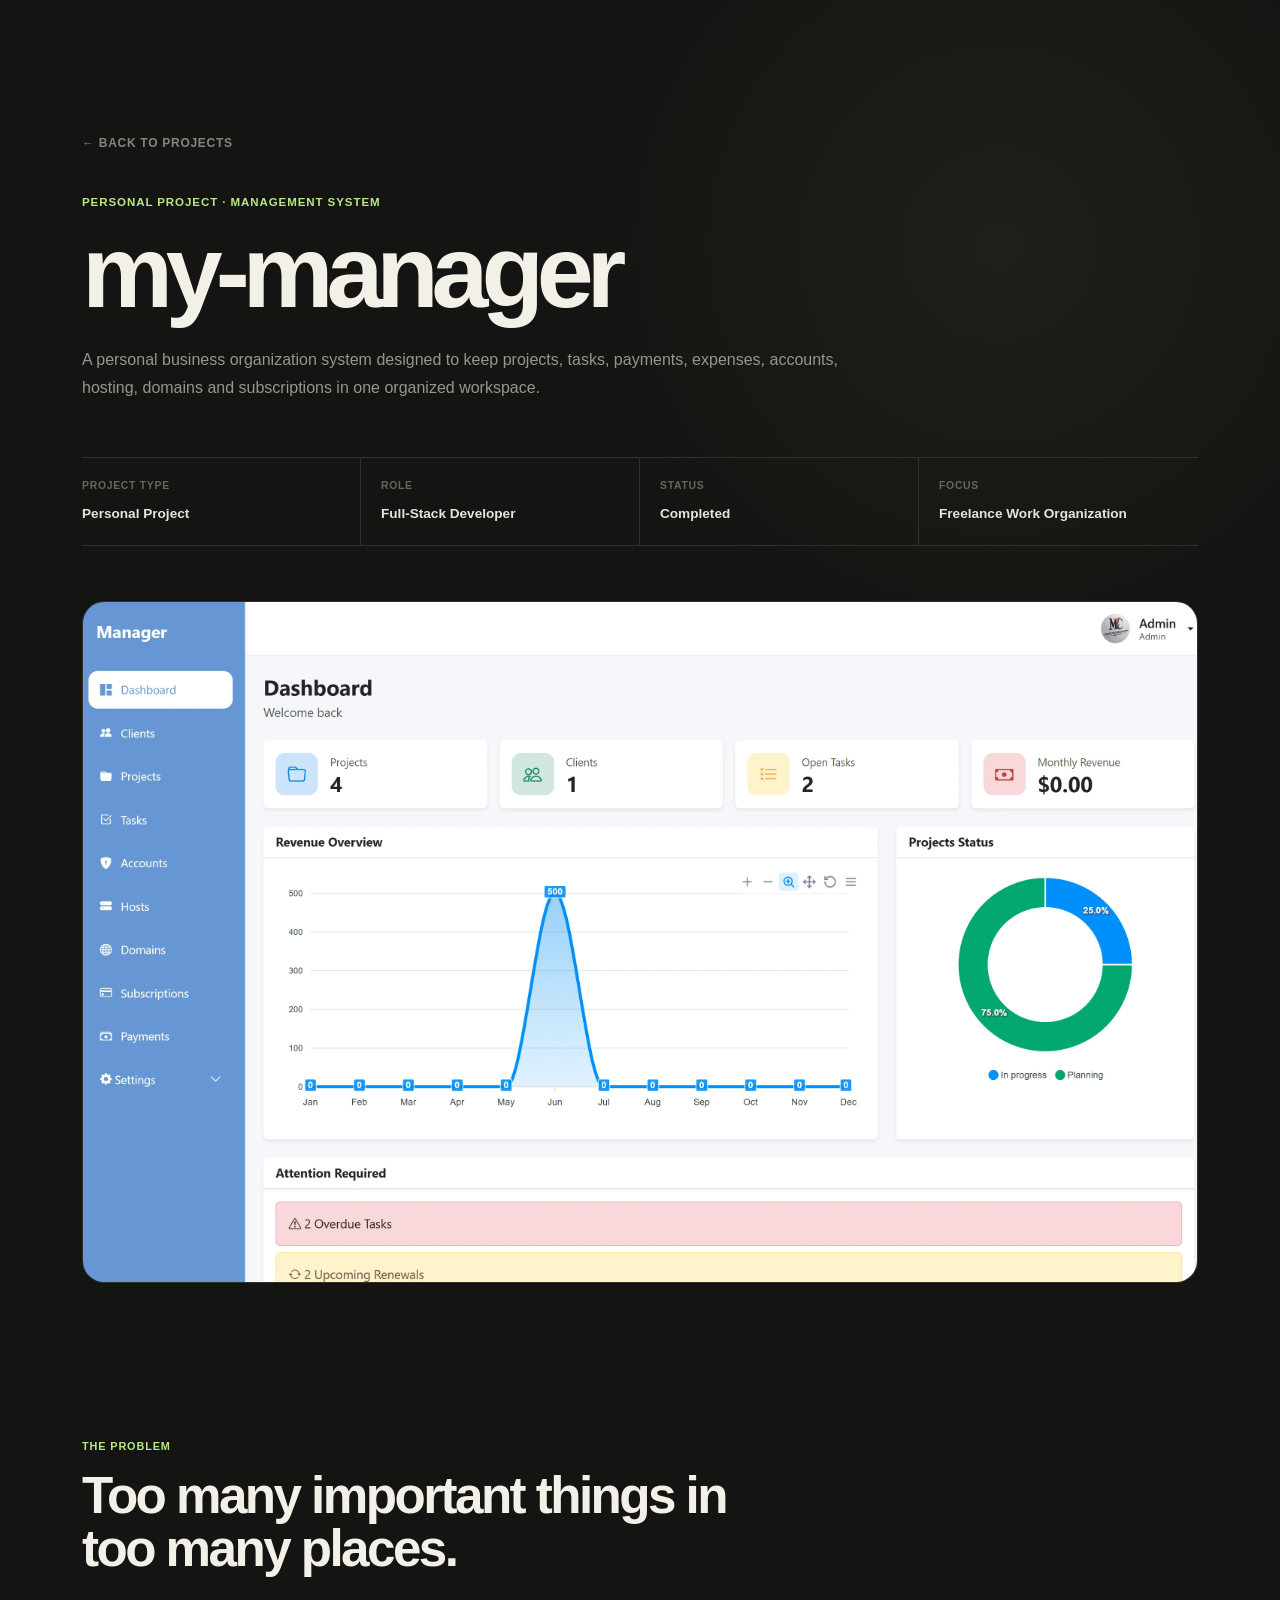
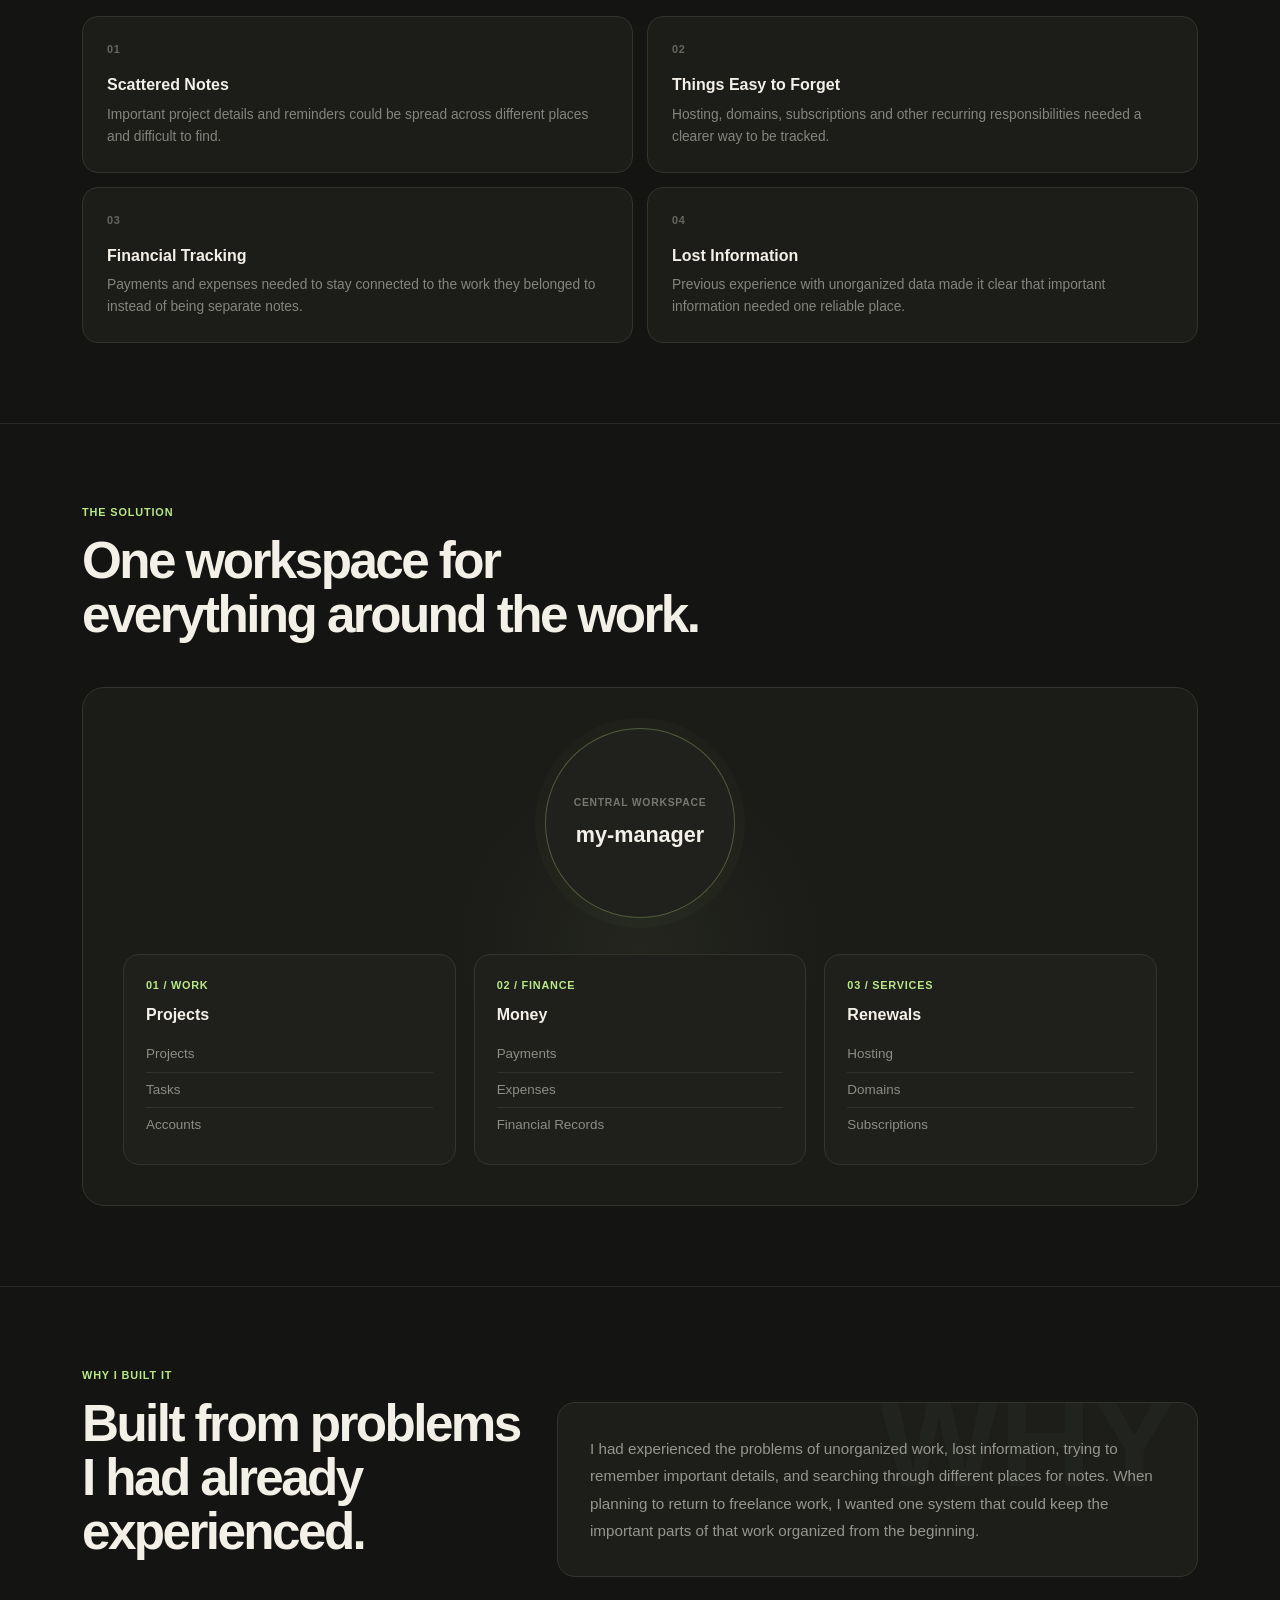
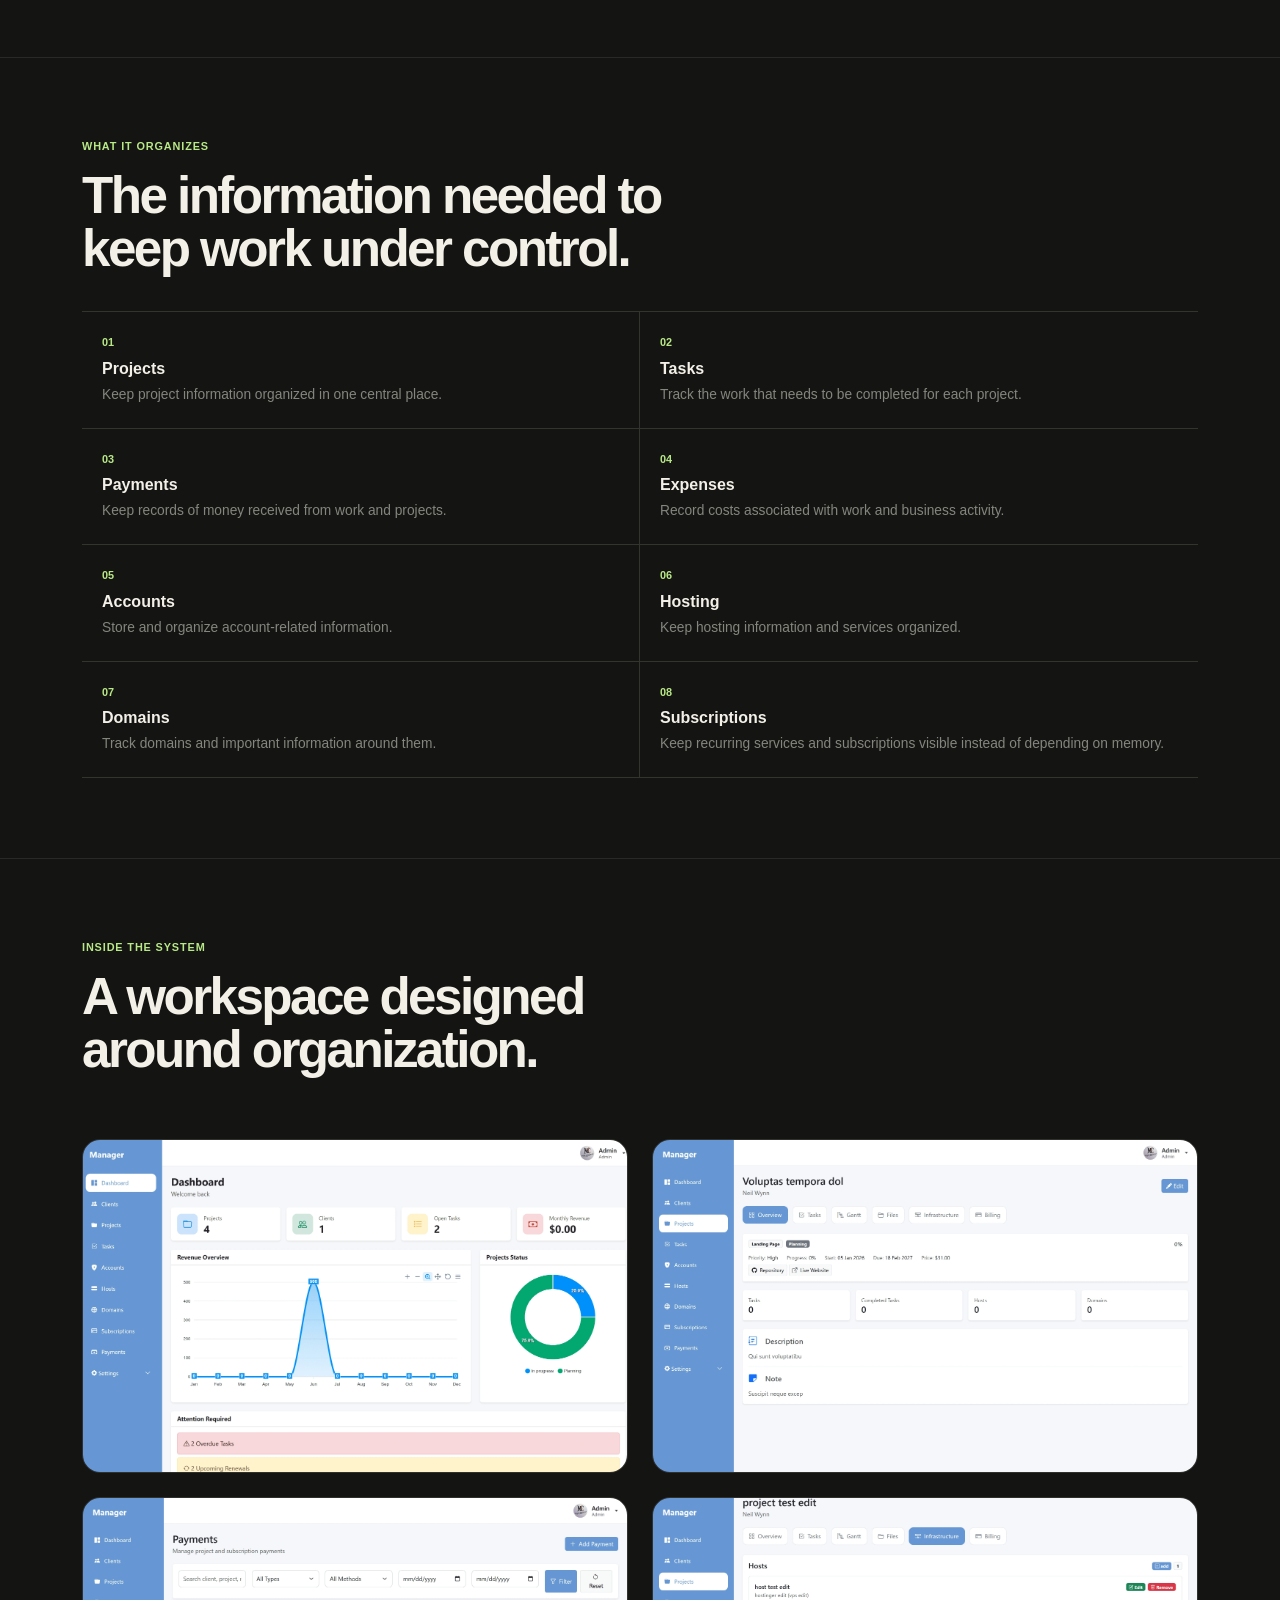
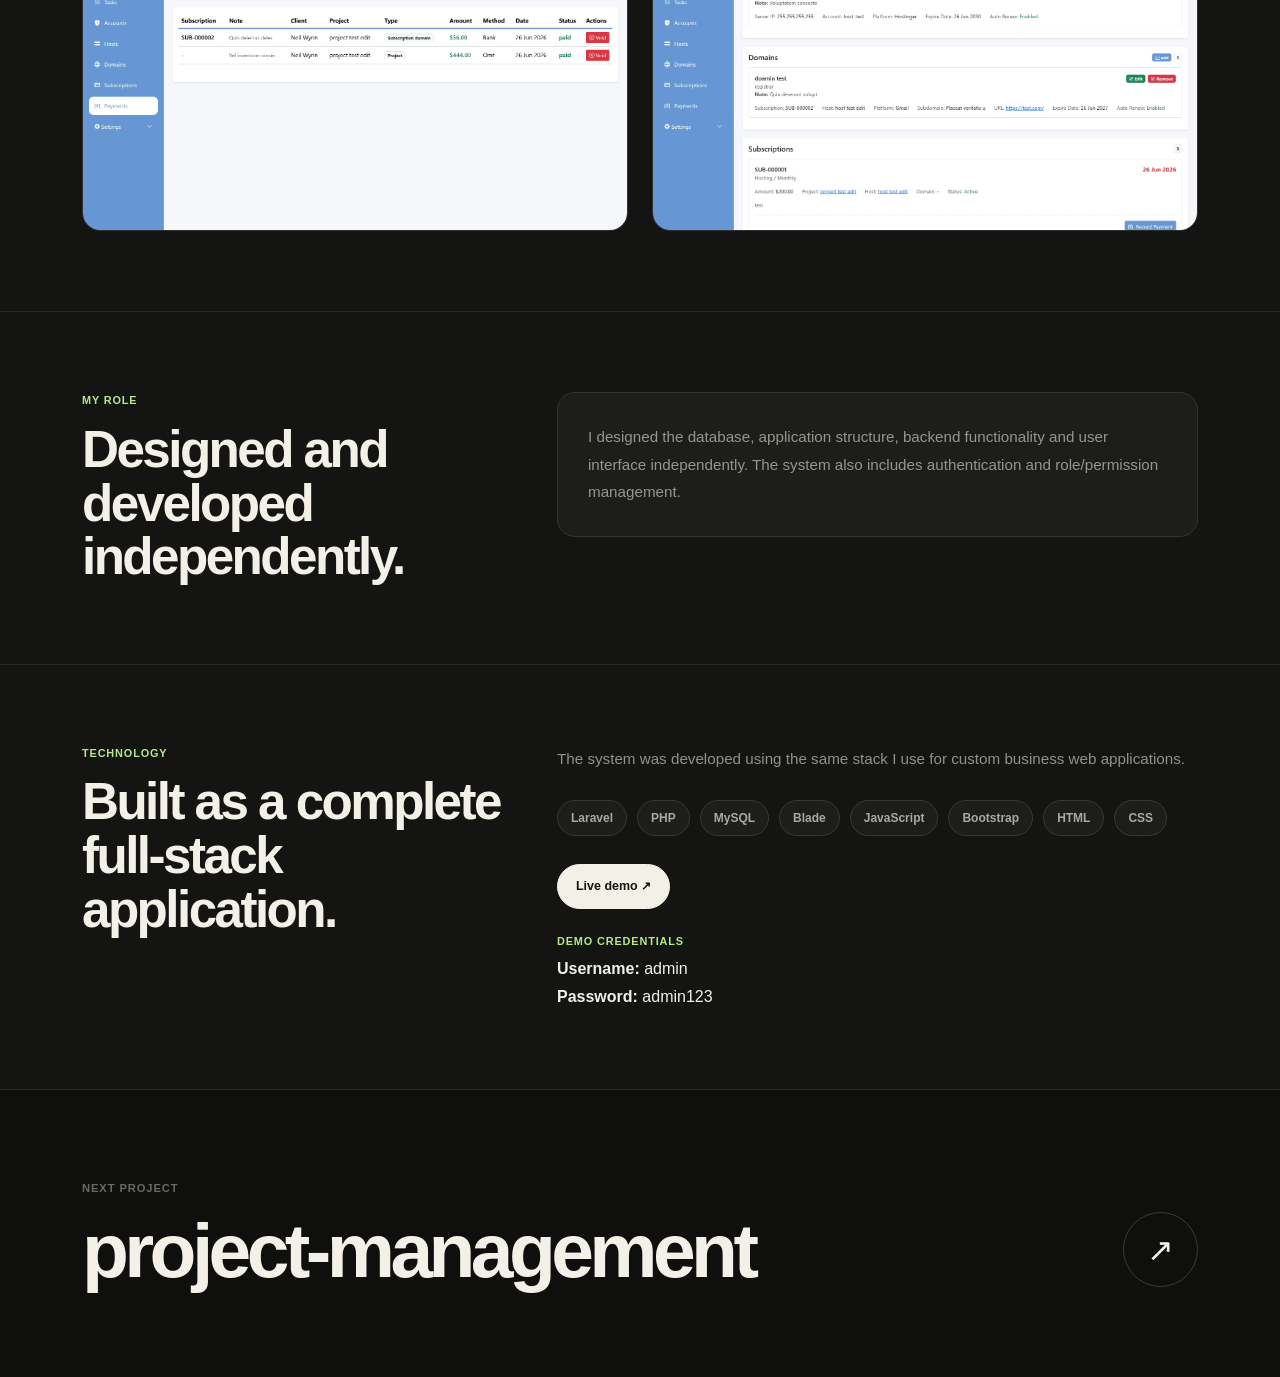
<file: my-manager.html>
<!DOCTYPE html>
<html lang="en">

<head>
    <meta charset="UTF-8">
    <meta name="viewport" content="width=device-width, initial-scale=1.0">

    <title>my-manager | Mahdi Taha</title>
    <meta name="description"
        content="Explore my-manager, a business organization system by Mahdi Taha for managing projects, tasks, payments, expenses, accounts, hosting, domains, and subscriptions.">
    <link rel="canonical" href="https://mahdi-taha.github.io/my-manager.html">
    <meta property="og:title" content="my-manager | Mahdi Taha">
    <meta property="og:description"
        content="A business organization system for managing projects, tasks, finances, accounts, hosting, domains, and subscriptions.">
    <meta property="og:type" content="website">
    <meta property="og:url" content="https://mahdi-taha.github.io/my-manager.html">
    <meta property="og:image" content="https://mahdi-taha.github.io/images/projects/my-manager/dashboard.webp">
    <meta property="og:site_name" content="Mahdi Taha Portfolio">
    <meta name="twitter:card" content="summary_large_image">
    <meta name="twitter:title" content="my-manager | Mahdi Taha">
    <meta name="twitter:description"
        content="A business organization system for managing projects, tasks, finances, accounts, hosting, domains, and subscriptions.">
    <meta name="twitter:image" content="https://mahdi-taha.github.io/images/projects/my-manager/dashboard.webp">

    <link rel="stylesheet" href="https://cdnjs.cloudflare.com/ajax/libs/bootstrap/5.0.1/css/bootstrap.min.css">
    <link rel="stylesheet" href="css/project-3.css">

</head>

<body>

    <main>

        <section class="project-detail-hero">
            <div class="container">

                <a href="index.html#projects" class="project-back">
                    ← BACK TO PROJECTS
                </a>

                <div class="project-detail-label">
                    PERSONAL PROJECT · MANAGEMENT SYSTEM
                </div>

                <h1 class="project-detail-title">
                    my-manager
                </h1>

                <p class="project-detail-intro">
                    A personal business organization system designed to keep
                    projects, tasks, payments, expenses, accounts, hosting,
                    domains and subscriptions in one organized workspace.
                </p>

                <div class="project-meta">

                    <div class="project-meta-item">
                        <span>PROJECT TYPE</span>
                        <strong>Personal Project</strong>
                    </div>

                    <div class="project-meta-item">
                        <span>ROLE</span>
                        <strong>Full-Stack Developer</strong>
                    </div>

                    <div class="project-meta-item">
                        <span>STATUS</span>
                        <strong>Completed</strong>
                    </div>

                    <div class="project-meta-item">
                        <span>FOCUS</span>
                        <strong>Freelance Work Organization</strong>
                    </div>

                </div>

                <div class="project-main-image">
                    <img src="images/projects/my-manager/dashboard.webp" alt="my-manager dashboard" width="2964" height="1810">
                </div>

            </div>
        </section>


        <!-- Problem -->
        <section class="project-section">
            <div class="container">

                <div class="section-label">
                    THE PROBLEM
                </div>

                <h2 class="section-title">
                    Too many important things in too many places.
                </h2>

                <div class="problem-grid">

                    <div class="problem-item">
                        <span>01</span>

                        <h3>Scattered Notes</h3>

                        <p>
                            Important project details and reminders could be
                            spread across different places and difficult to find.
                        </p>
                    </div>

                    <div class="problem-item">
                        <span>02</span>

                        <h3>Things Easy to Forget</h3>

                        <p>
                            Hosting, domains, subscriptions and other recurring
                            responsibilities needed a clearer way to be tracked.
                        </p>
                    </div>

                    <div class="problem-item">
                        <span>03</span>

                        <h3>Financial Tracking</h3>

                        <p>
                            Payments and expenses needed to stay connected to
                            the work they belonged to instead of being separate notes.
                        </p>
                    </div>

                    <div class="problem-item">
                        <span>04</span>

                        <h3>Lost Information</h3>

                        <p>
                            Previous experience with unorganized data made it clear
                            that important information needed one reliable place.
                        </p>
                    </div>

                </div>

            </div>
        </section>


        <!-- Solution map -->
        <section class="project-section">
            <div class="container">

                <div class="section-label">
                    THE SOLUTION
                </div>

                <h2 class="section-title">
                    One workspace for everything around the work.
                </h2>

                <div class="manager-map">

                    <div class="manager-center">
                        <span>CENTRAL WORKSPACE</span>
                        <strong>my-manager</strong>
                    </div>

                    <div class="manager-groups">

                        <div class="manager-group">
                            <span>01 / WORK</span>

                            <h3>
                                Projects
                            </h3>

                            <ul>
                                <li>Projects</li>
                                <li>Tasks</li>
                                <li>Accounts</li>
                            </ul>
                        </div>

                        <div class="manager-group">
                            <span>02 / FINANCE</span>

                            <h3>
                                Money
                            </h3>

                            <ul>
                                <li>Payments</li>
                                <li>Expenses</li>
                                <li>Financial Records</li>
                            </ul>
                        </div>

                        <div class="manager-group">
                            <span>03 / SERVICES</span>

                            <h3>
                                Renewals
                            </h3>

                            <ul>
                                <li>Hosting</li>
                                <li>Domains</li>
                                <li>Subscriptions</li>
                            </ul>
                        </div>

                    </div>

                </div>

            </div>
        </section>


        <!-- Why -->
        <section class="project-section">
            <div class="container">

                <div class="row g-4">

                    <div class="col-lg-5">
                        <div class="section-label">
                            WHY I BUILT IT
                        </div>

                        <h2 class="section-title">
                            Built from problems I had already experienced.
                        </h2>
                    </div>

                    <div class="col-lg-7">

                        <div class="story-panel">
                            <p>
                                I had experienced the problems of unorganized work,
                                lost information, trying to remember important details,
                                and searching through different places for notes.
                                When planning to return to freelance work, I wanted
                                one system that could keep the important parts of that
                                work organized from the beginning.
                            </p>
                        </div>

                    </div>

                </div>

            </div>
        </section>


        <!-- Features -->
        <section class="project-section">
            <div class="container">

                <div class="section-label">
                    WHAT IT ORGANIZES
                </div>

                <h2 class="section-title">
                    The information needed to keep work under control.
                </h2>

                <div class="feature-list">

                    <div class="feature-item">
                        <span>01</span>

                        <h3>Projects</h3>

                        <p>
                            Keep project information organized in one central place.
                        </p>
                    </div>

                    <div class="feature-item">
                        <span>02</span>

                        <h3>Tasks</h3>

                        <p>
                            Track the work that needs to be completed for each project.
                        </p>
                    </div>

                    <div class="feature-item">
                        <span>03</span>

                        <h3>Payments</h3>

                        <p>
                            Keep records of money received from work and projects.
                        </p>
                    </div>

                    <div class="feature-item">
                        <span>04</span>

                        <h3>Expenses</h3>

                        <p>
                            Record costs associated with work and business activity.
                        </p>
                    </div>

                    <div class="feature-item">
                        <span>05</span>

                        <h3>Accounts</h3>

                        <p>
                            Store and organize account-related information.
                        </p>
                    </div>

                    <div class="feature-item">
                        <span>06</span>

                        <h3>Hosting</h3>

                        <p>
                            Keep hosting information and services organized.
                        </p>
                    </div>

                    <div class="feature-item">
                        <span>07</span>

                        <h3>Domains</h3>

                        <p>
                            Track domains and important information around them.
                        </p>
                    </div>

                    <div class="feature-item">
                        <span>08</span>

                        <h3>Subscriptions</h3>

                        <p>
                            Keep recurring services and subscriptions visible
                            instead of depending on memory.
                        </p>
                    </div>

                </div>

            </div>
        </section>


        <!-- Screenshots -->
        <section class="project-section">
            <div class="container">

                <div class="section-label">
                    INSIDE THE SYSTEM
                </div>

                <h2 class="section-title">
                    A workspace designed around organization.
                </h2>

                <div class="row g-4 screenshots-grid">

                    <div class="col-lg-6">
                        <div class="screenshot-card">
                            <img src="images/projects/my-manager/dashboard.webp" alt="my-manager dashboard"
                                width="2964" height="1810" loading="lazy">
                        </div>
                    </div>

                    <div class="col-lg-6">
                        <div class="screenshot-card">
                            <img src="images/projects/my-manager/project.webp" alt="my-manager project"
                                width="2964" height="1810" loading="lazy">
                        </div>
                    </div>

                    <div class="col-lg-6">
                        <div class="screenshot-card">
                            <img src="images/projects/my-manager/payments.webp" alt="my-manager finance"
                                width="2964" height="1810" loading="lazy">
                        </div>
                    </div>

                    <div class="col-lg-6">
                        <div class="screenshot-card">
                            <img src="images/projects/my-manager/infrastructure.webp"
                                alt="my-manager hosting domains and subscriptions" width="2964" height="1810" loading="lazy">
                        </div>
                    </div>

                </div>

            </div>
        </section>


        <!-- Role -->
        <section class="project-section">
            <div class="container">

                <div class="row g-4">

                    <div class="col-lg-5">

                        <div class="section-label">
                            MY ROLE
                        </div>

                        <h2 class="section-title">
                            Designed and developed independently.
                        </h2>

                    </div>

                    <div class="col-lg-7">

                        <div class="role-panel">
                            <p>
                                I designed the database, application structure,
                                backend functionality and user interface independently.
                                The system also includes authentication and
                                role/permission management.
                            </p>
                        </div>

                    </div>

                </div>

            </div>
        </section>


        <!-- Technology -->
        <section class="project-section">
            <div class="container">

                <div class="row g-4">

                    <div class="col-lg-5">

                        <div class="section-label">
                            TECHNOLOGY
                        </div>

                        <h2 class="section-title">
                            Built as a complete full-stack application.
                        </h2>

                    </div>

                    <div class="col-lg-7">

                        <p class="section-copy">
                            The system was developed using the same stack I use
                            for custom business web applications.
                        </p>

                        <div class="tech-list">
                            <span>Laravel</span>
                            <span>PHP</span>
                            <span>MySQL</span>
                            <span>Blade</span>
                            <span>JavaScript</span>
                            <span>Bootstrap</span>
                            <span>HTML</span>
                            <span>CSS</span>
                        </div>

                        <div class="project-actions">

                            <a href="https://darkcyan-deer-240336.hostingersite.com/" class="project-action project-action-primary"
                                target="_blank" rel="noopener noreferrer">
                                Live demo ↗
                            </a>

                        </div>
                        <div class="project-demo-credentials mt-4">
                            <div class="section-label mb-2">
                                DEMO CREDENTIALS
                            </div>

                            <p class="mb-1">
                                <strong>Username:</strong>
                                admin
                            </p>

                            <p class="mb-0">
                                <strong>Password:</strong>
                                admin123
                            </p>
                        </div>

                    </div>

                </div>

            </div>
        </section>


        <!-- Next -->
        <section class="next-project">
            <div class="container">

                <div class="next-project-label">
                    NEXT PROJECT
                </div>

                <a href="project-management.html" class="next-project-link">

                    <h2>
                        project-management
                    </h2>

                    <span class="next-project-arrow">
                        ↗
                    </span>

                </a>

            </div>
        </section>

    </main>

</body>

</html>
</file>
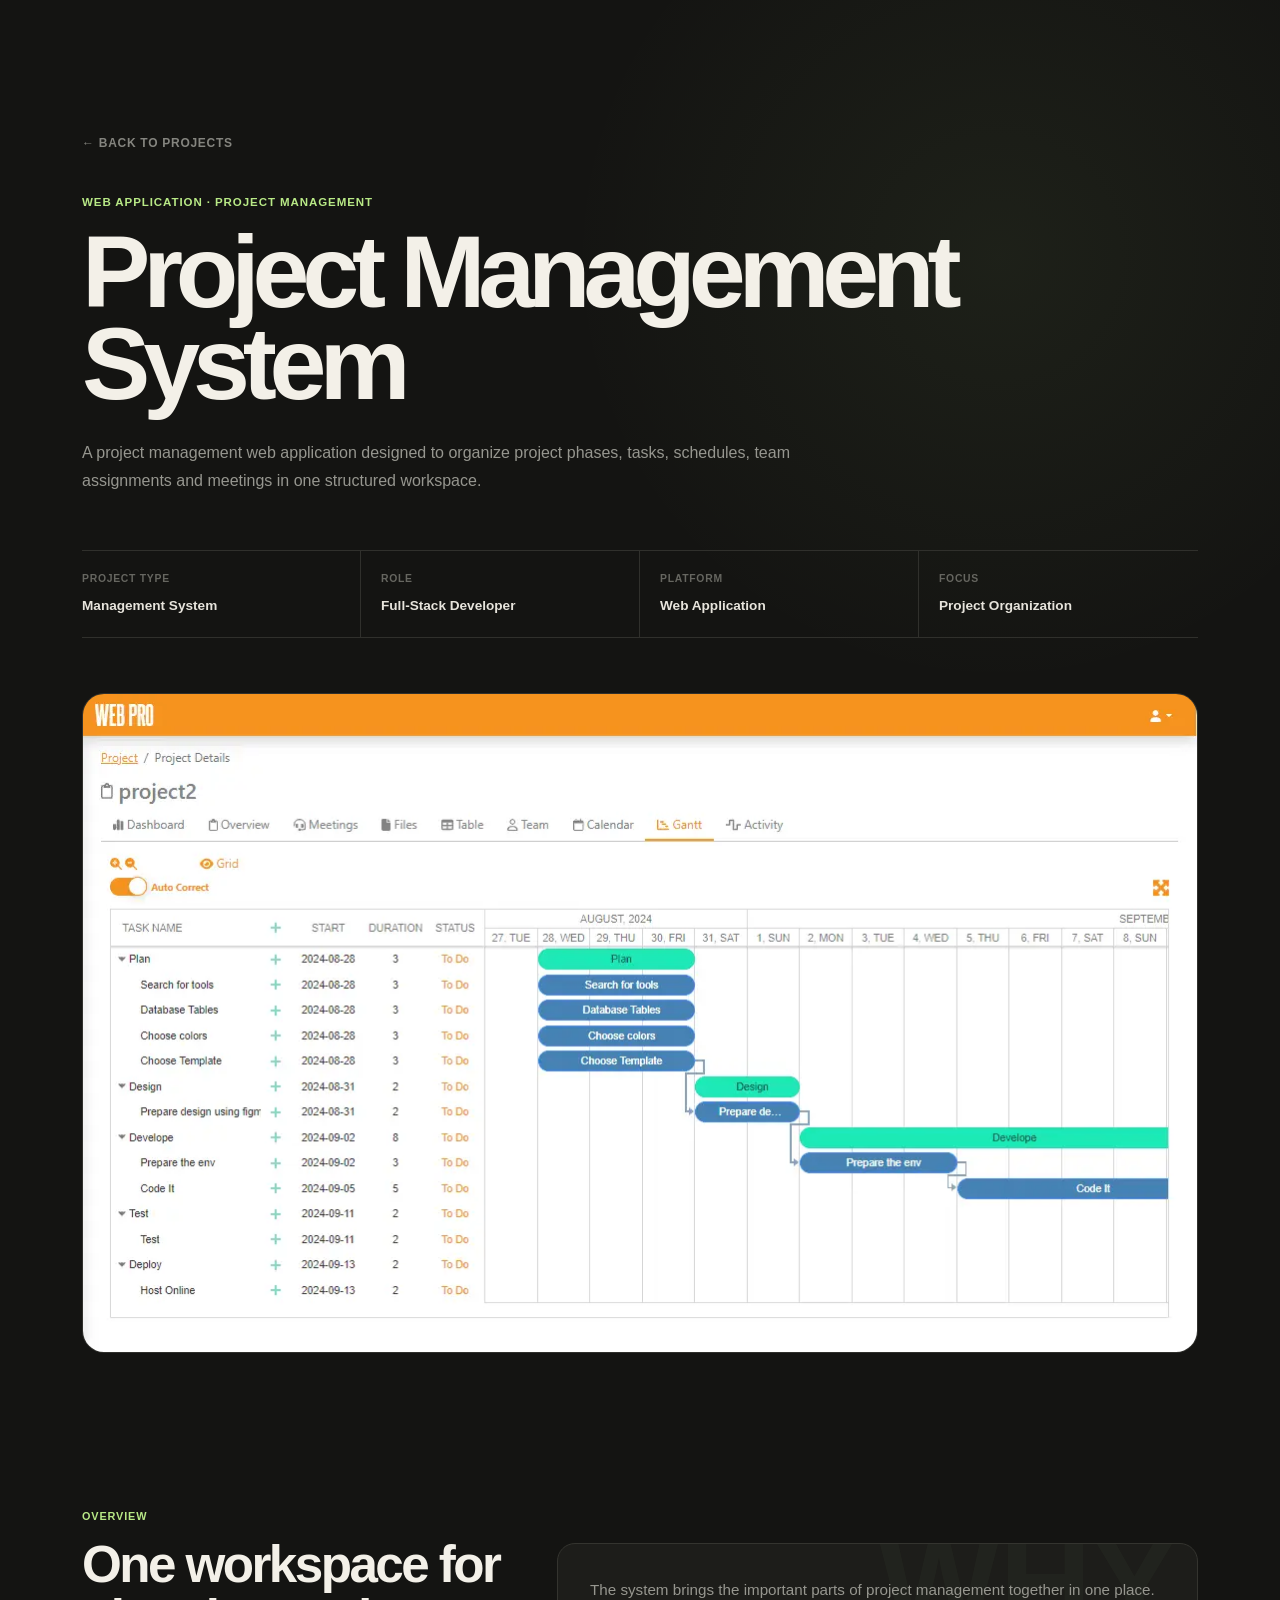
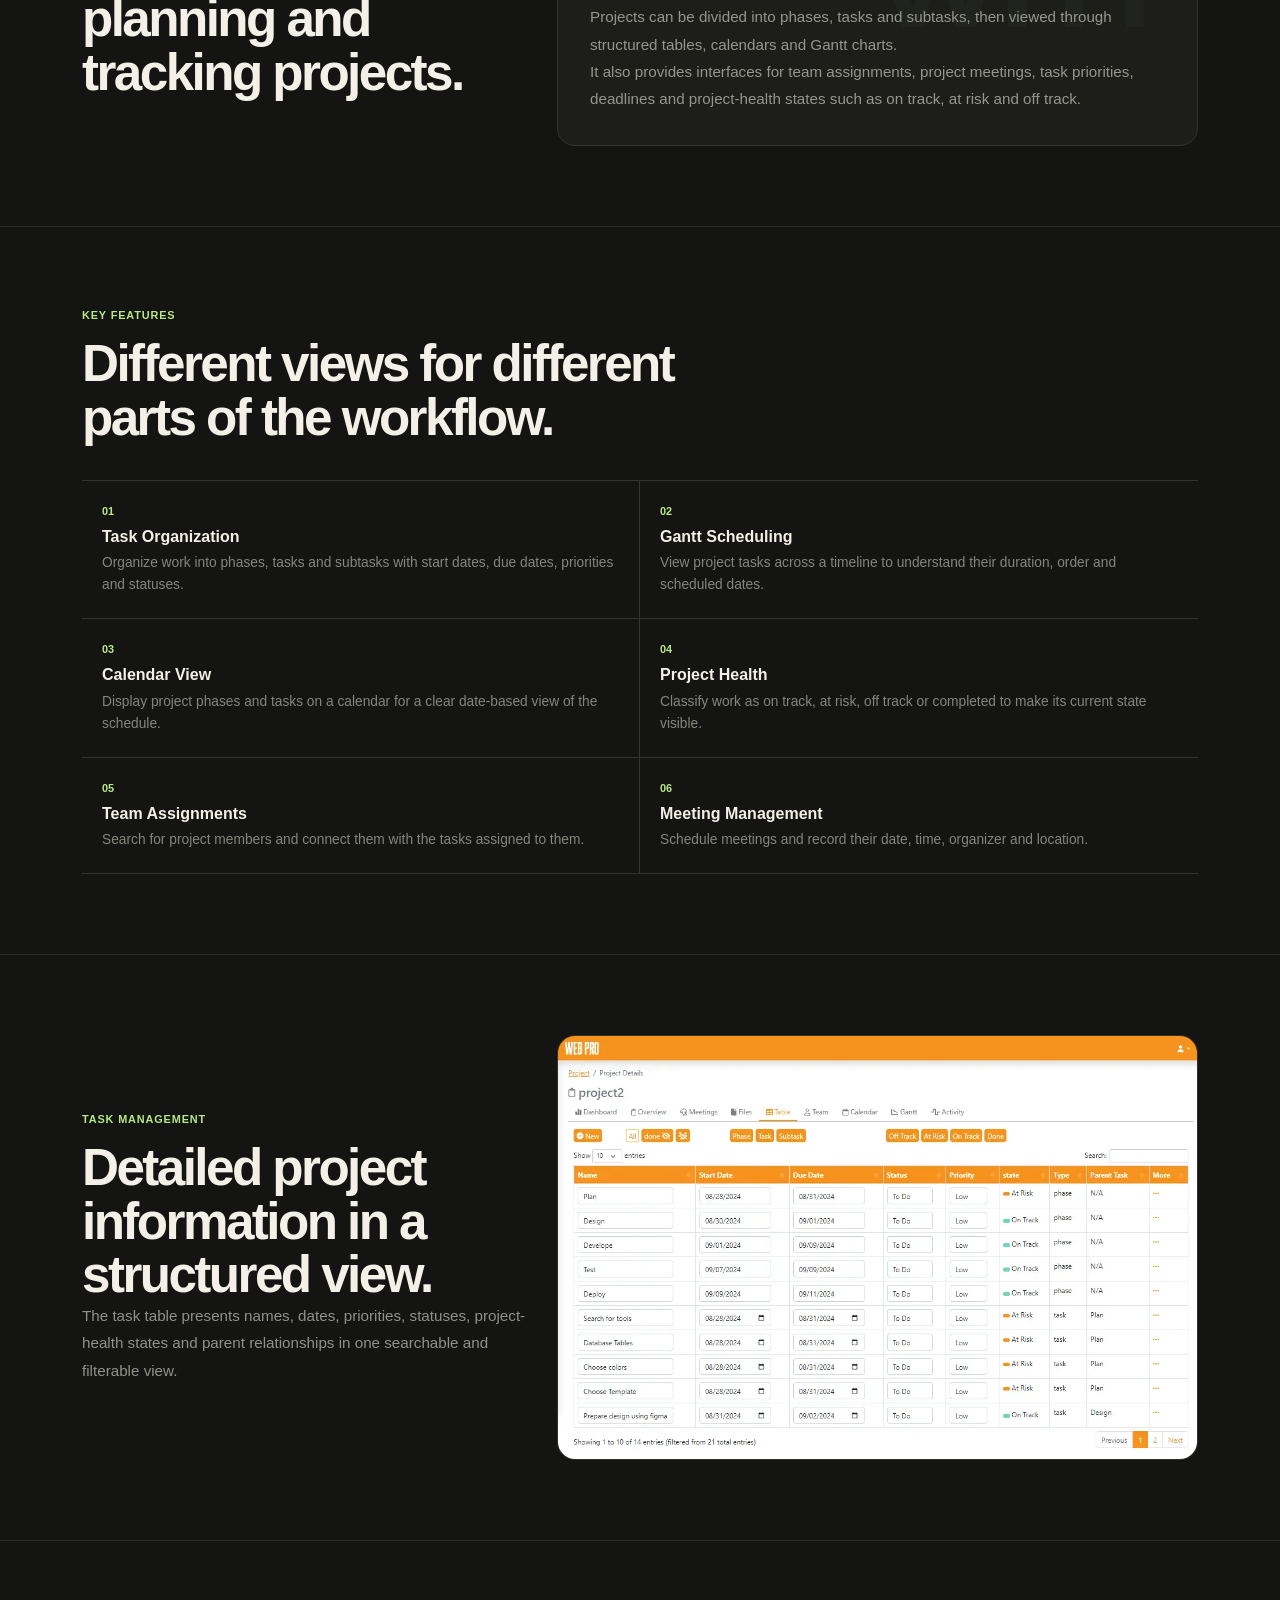
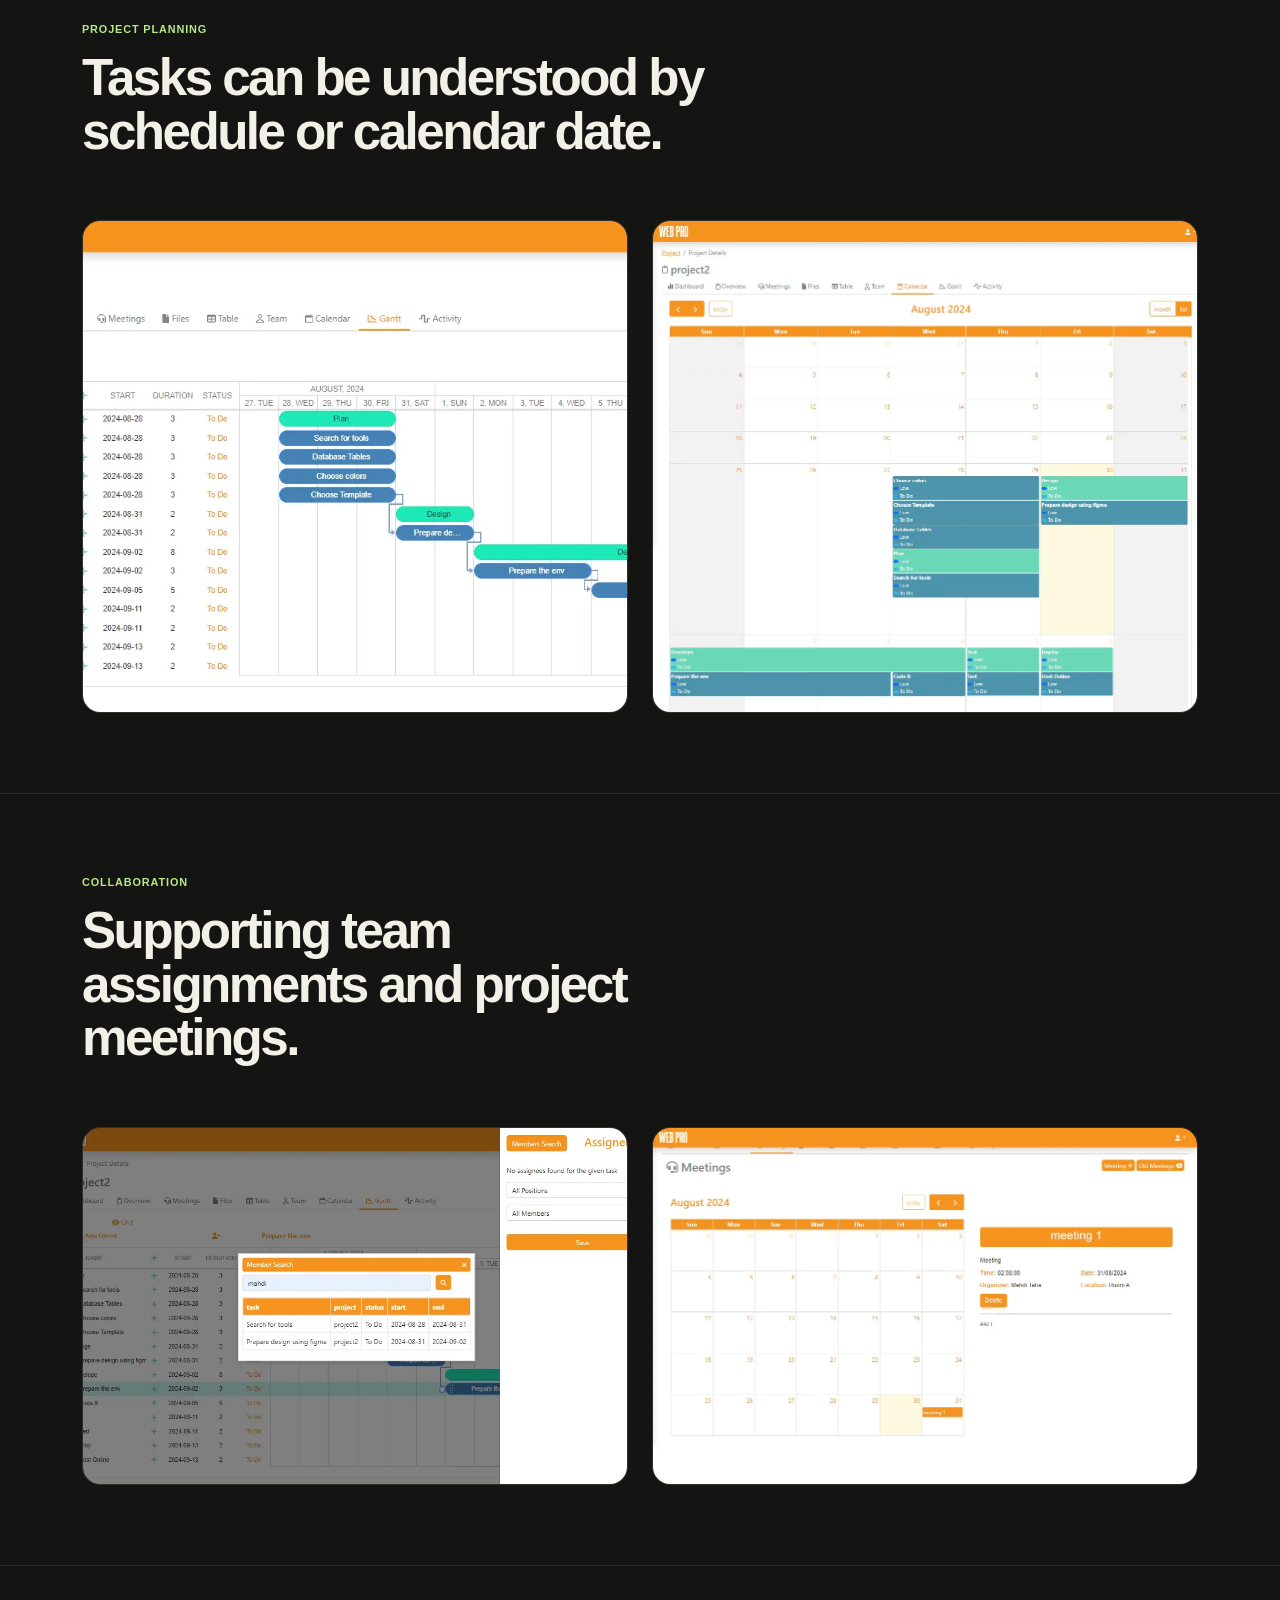
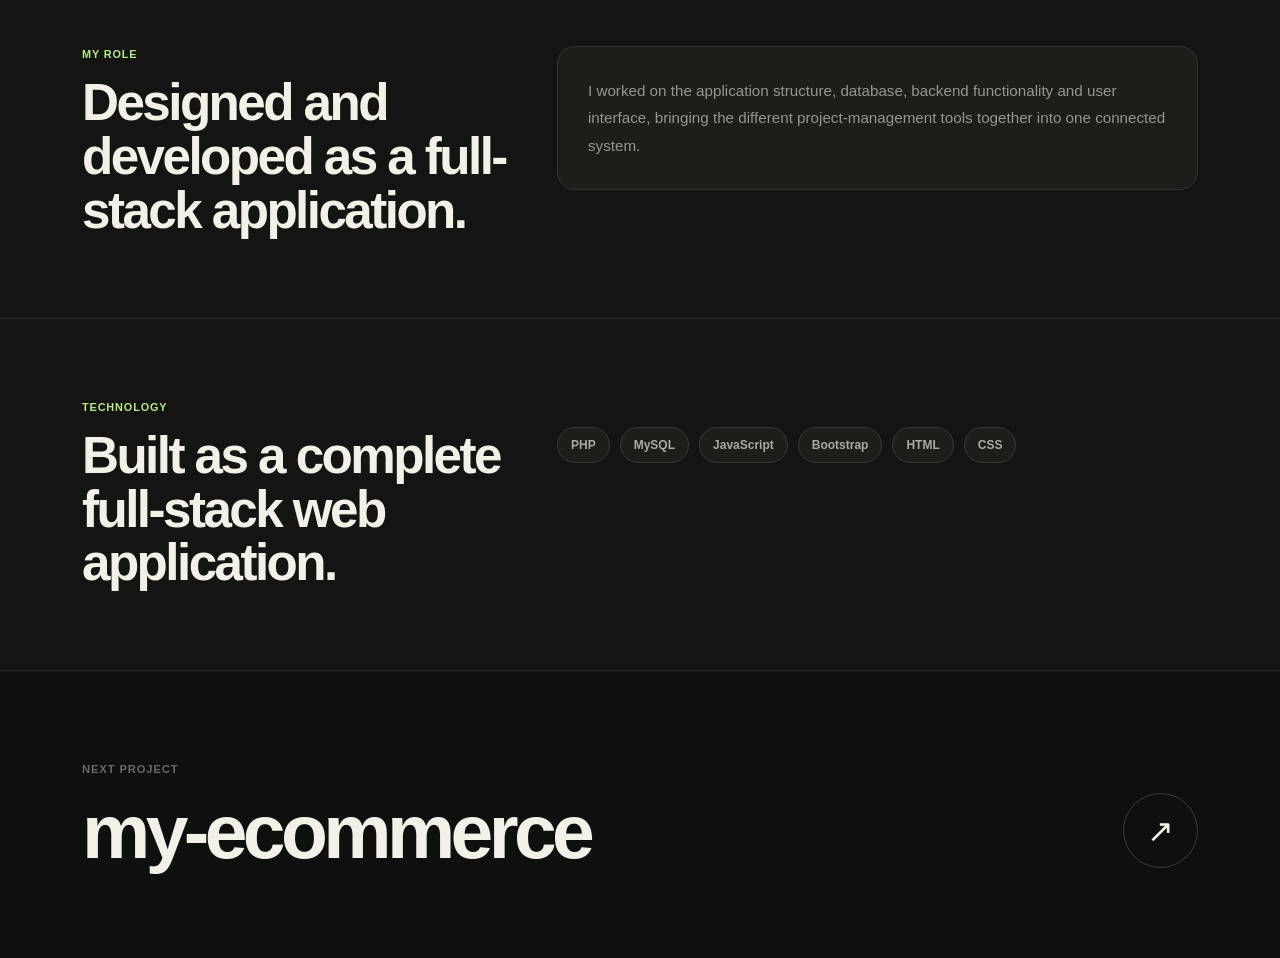
<file: project-management.html>
<!DOCTYPE html>
<html lang="en">

<head>
    <meta charset="UTF-8">
    <meta name="viewport" content="width=device-width, initial-scale=1.0">

    <title>Project Management System | Mahdi Taha</title>
    <meta name="description"
        content="A project management web application by Mahdi Taha for organizing phases, tasks, schedules, team assignments, meetings, calendars, and project health.">
    <link rel="canonical" href="https://mahdi-taha.github.io/project-management.html">
    <meta property="og:title" content="Project Management System | Mahdi Taha">
    <meta property="og:description"
        content="A web application for organizing project phases, tasks, schedules, team assignments, meetings, calendars, and project health.">
    <meta property="og:type" content="website">
    <meta property="og:url" content="https://mahdi-taha.github.io/project-management.html">
    <meta property="og:image" content="https://mahdi-taha.github.io/images/projects/project-management/chart.webp">
    <meta property="og:site_name" content="Mahdi Taha Portfolio">
    <meta name="twitter:card" content="summary_large_image">
    <meta name="twitter:title" content="Project Management System | Mahdi Taha">
    <meta name="twitter:description"
        content="A web application for organizing project phases, tasks, schedules, team assignments, meetings, calendars, and project health.">
    <meta name="twitter:image" content="https://mahdi-taha.github.io/images/projects/project-management/chart.webp">

    <link rel="stylesheet"
        href="https://cdnjs.cloudflare.com/ajax/libs/bootstrap/5.0.1/css/bootstrap.min.css">

    <link rel="stylesheet" href="css/project-3.css">
</head>

<body>

    <main>

        <!-- Hero -->
        <section class="project-detail-hero">
            <div class="container">

                <a href="index.html#projects" class="project-back">
                    &larr; BACK TO PROJECTS
                </a>

                <div class="project-detail-label">
                    WEB APPLICATION &middot; PROJECT MANAGEMENT
                </div>

                <h1 class="project-detail-title">
                    Project Management System
                </h1>

                <p class="project-detail-intro">
                    A project management web application designed to organize
                    project phases, tasks, schedules, team assignments and
                    meetings in one structured workspace.
                </p>

                <div class="project-meta">

                    <div class="project-meta-item">
                        <span>PROJECT TYPE</span>
                        <strong>Management System</strong>
                    </div>

                    <div class="project-meta-item">
                        <span>ROLE</span>
                        <strong>Full-Stack Developer</strong>
                    </div>

                    <div class="project-meta-item">
                        <span>PLATFORM</span>
                        <strong>Web Application</strong>
                    </div>

                    <div class="project-meta-item">
                        <span>FOCUS</span>
                        <strong>Project Organization</strong>
                    </div>

                </div>

                <div class="project-main-image">
                    <img
                        src="images/projects/project-management/chart.webp"
                        alt="Project management system Gantt chart" width="1116" height="659">
                </div>

            </div>
        </section>


        <!-- Overview -->
        <section class="project-section">
            <div class="container">

                <div class="row g-4">

                    <div class="col-lg-5">

                        <div class="section-label">
                            OVERVIEW
                        </div>

                        <h2 class="section-title">
                            One workspace for planning and tracking projects.
                        </h2>

                    </div>

                    <div class="col-lg-7">

                        <div class="story-panel">
                            <p>
                                The system brings the important parts of project
                                management together in one place. Projects can be
                                divided into phases, tasks and subtasks, then viewed
                                through structured tables, calendars and Gantt charts.
                            </p>

                            <p>
                                It also provides interfaces for team assignments,
                                project meetings, task priorities, deadlines and
                                project-health states such as on track, at risk and
                                off track.
                            </p>
                        </div>

                    </div>

                </div>

            </div>
        </section>


        <!-- Features -->
        <section class="project-section">
            <div class="container">

                <div class="section-label">
                    KEY FEATURES
                </div>

                <h2 class="section-title">
                    Different views for different parts of the workflow.
                </h2>

                <div class="feature-list">

                    <div class="feature-item">
                        <span>01</span>

                        <h3>Task Organization</h3>

                        <p>
                            Organize work into phases, tasks and subtasks with
                            start dates, due dates, priorities and statuses.
                        </p>
                    </div>

                    <div class="feature-item">
                        <span>02</span>

                        <h3>Gantt Scheduling</h3>

                        <p>
                            View project tasks across a timeline to understand
                            their duration, order and scheduled dates.
                        </p>
                    </div>

                    <div class="feature-item">
                        <span>03</span>

                        <h3>Calendar View</h3>

                        <p>
                            Display project phases and tasks on a calendar for
                            a clear date-based view of the schedule.
                        </p>
                    </div>

                    <div class="feature-item">
                        <span>04</span>

                        <h3>Project Health</h3>

                        <p>
                            Classify work as on track, at risk, off track or
                            completed to make its current state visible.
                        </p>
                    </div>

                    <div class="feature-item">
                        <span>05</span>

                        <h3>Team Assignments</h3>

                        <p>
                            Search for project members and connect them with
                            the tasks assigned to them.
                        </p>
                    </div>

                    <div class="feature-item">
                        <span>06</span>

                        <h3>Meeting Management</h3>

                        <p>
                            Schedule meetings and record their date, time,
                            organizer and location.
                        </p>
                    </div>

                </div>

            </div>
        </section>


        <!-- Task Management -->
        <section class="project-section">
            <div class="container">

                <div class="row g-4 align-items-center">

                    <div class="col-lg-5">

                        <div class="section-label">
                            TASK MANAGEMENT
                        </div>

                        <h2 class="section-title">
                            Detailed project information in a structured view.
                        </h2>

                        <p class="section-copy">
                            The task table presents names, dates, priorities,
                            statuses, project-health states and parent
                            relationships in one searchable and filterable view.
                        </p>

                    </div>

                    <div class="col-lg-7">

                        <div class="screenshot-card">
                            <img
                                src="images/projects/project-management/tasks.webp"
                                alt="Project task management table" width="1103" height="729" loading="lazy">
                        </div>

                    </div>

                </div>

            </div>
        </section>


        <!-- Planning -->
        <section class="project-section">
            <div class="container">

                <div class="section-label">
                    PROJECT PLANNING
                </div>

                <h2 class="section-title">
                    Tasks can be understood by schedule or calendar date.
                </h2>

                <div class="row g-4 screenshots-grid">

                    <div class="col-lg-6">
                        <div class="screenshot-card">
                            <img
                                src="images/projects/project-management/chart.webp"
                                alt="Project timeline displayed as a Gantt chart" width="1116" height="659" loading="lazy">
                        </div>
                    </div>

                    <div class="col-lg-6">
                        <div class="screenshot-card">
                            <img
                                src="images/projects/project-management/calendar.webp"
                                alt="Project phases and tasks displayed on a calendar" width="1093" height="985" loading="lazy">
                        </div>
                    </div>

                </div>

            </div>
        </section>


        <!-- Team and Meetings -->
        <section class="project-section">
            <div class="container">

                <div class="section-label">
                    COLLABORATION
                </div>

                <h2 class="section-title">
                    Supporting team assignments and project meetings.
                </h2>

                <div class="row g-4 screenshots-grid">

                    <div class="col-lg-6">
                        <div class="screenshot-card">
                            <img
                                src="images/projects/project-management/members.webp"
                                alt="Task assignment and project member search" width="1110" height="641" loading="lazy">
                        </div>
                    </div>

                    <div class="col-lg-6">
                        <div class="screenshot-card">
                            <img
                                src="images/projects/project-management/meetings.webp"
                                alt="Project meeting calendar and meeting details" width="1114" height="729" loading="lazy">
                        </div>
                    </div>

                </div>

            </div>
        </section>


        <!-- Role -->
        <section class="project-section">
            <div class="container">

                <div class="row g-4">

                    <div class="col-lg-5">

                        <div class="section-label">
                            MY ROLE
                        </div>

                        <h2 class="section-title">
                            Designed and developed as a full-stack application.
                        </h2>

                    </div>

                    <div class="col-lg-7">

                        <div class="role-panel">
                            <p>
                                I worked on the application structure, database,
                                backend functionality and user interface, bringing
                                the different project-management tools together
                                into one connected system.
                            </p>
                        </div>

                    </div>

                </div>

            </div>
        </section>


        <!-- Technology -->
        <section class="project-section">
            <div class="container">

                <div class="row g-4">

                    <div class="col-lg-5">

                        <div class="section-label">
                            TECHNOLOGY
                        </div>

                        <h2 class="section-title">
                            Built as a complete full-stack web application.
                        </h2>

                    </div>

                    <div class="col-lg-7">

                        <!-- Replace these if the project's actual stack differs -->
                        <div class="tech-list">
                            <span>PHP</span>
                            <span>MySQL</span>
                            <span>JavaScript</span>
                            <span>Bootstrap</span>
                            <span>HTML</span>
                            <span>CSS</span>
                        </div>

                    </div>

                </div>

            </div>
        </section>


        <!-- Next Project -->
        <section class="next-project">
            <div class="container">

                <div class="next-project-label">
                    NEXT PROJECT
                </div>

                
                <a href="my-ecommerce.html" class="next-project-link">

                    <h2>
                        my-ecommerce
                    </h2>

                    <span class="next-project-arrow">
                        ↗
                    </span>

                </a>

            </div>
        </section>

    </main>

</body>

</html>
</file>
<file: css/project-2.css>
html {
            scroll-behavior: smooth;
        }

        body {
            margin: 0;
            background: #141412;
            color: #f3f0e8;
            font-family: Arial, sans-serif;
        }

        a {
            color: inherit;
        }

        img {
            display: block;
            max-width: 100%;
        }


        /* =========================================
           HERO
        ========================================= */

        .project-detail-hero {
            padding: 130px 0 75px;

            background:
                radial-gradient(circle at 78% 18%,
                    rgba(184, 233, 134, 0.06),
                    transparent 28%),
                #141412;
        }

        .project-back {
            display: inline-flex;
            align-items: center;
            gap: 8px;

            margin-bottom: 42px;

            color: #85857f;

            font-size: 0.75rem;
            font-weight: 700;
            letter-spacing: 0.06em;

            text-decoration: none;

            transition: color 0.2s ease;
        }

        .project-back:hover {
            color: #b8e986;
        }

        .project-detail-label {
            margin-bottom: 15px;

            color: #b8e986;

            font-size: 0.72rem;
            font-weight: 700;
            letter-spacing: 0.08em;
        }

        .project-detail-title {
            max-width: 1000px;

            margin: 0;

            color: #f3f0e8;

            font-size: clamp(3rem, 7vw, 6.5rem);
            line-height: 0.92;
            letter-spacing: -0.07em;
            font-weight: 700;
        }

        .project-detail-intro {
            max-width: 760px;

            margin: 28px 0 0;

            color: #96968f;

            font-size: 1rem;
            line-height: 1.75;
        }


        /* =========================================
           META
        ========================================= */

        .project-meta {
            display: grid;

            grid-template-columns:
                repeat(4, minmax(0, 1fr));

            margin-top: 55px;

            border-top: 1px solid #30302c;
            border-bottom: 1px solid #30302c;
        }

        .project-meta-item {
            padding: 20px;

            border-right: 1px solid #30302c;
        }

        .project-meta-item:first-child {
            padding-left: 0;
        }

        .project-meta-item:last-child {
            border-right: 0;
        }

        .project-meta-item span {
            display: block;

            margin-bottom: 7px;

            color: #666660;

            font-size: 0.65rem;
            font-weight: 700;
            letter-spacing: 0.07em;
        }

        .project-meta-item strong {
            color: #e7e4dc;

            font-size: 0.85rem;
            font-weight: 600;
        }


        /* =========================================
           MAIN IMAGE
        ========================================= */

        .project-main-image {
            margin-top: 55px;

            overflow: hidden;

            background: #1d1d1a;

            border: 1px solid #30302c;
            border-radius: 22px;
        }

        .project-main-image img {
            width: 100%;
            height: auto;
        }


        /* =========================================
           GENERAL SECTION
        ========================================= */

        .project-section {
            padding: 80px 0;

            border-bottom: 1px solid #292925;
        }

        .section-label {
            margin-bottom: 14px;

            color: #b8e986;

            font-size: 0.68rem;
            font-weight: 700;
            letter-spacing: 0.08em;
        }

        .section-title {
            max-width: 650px;

            margin: 0;

            color: #f3f0e8;

            font-size: clamp(2rem, 4vw, 3.5rem);
            line-height: 1.05;
            letter-spacing: -0.05em;
            font-weight: 700;
        }

        .section-copy {
            max-width: 720px;

            margin: 0;

            color: #91918a;

            font-size: 0.95rem;
            line-height: 1.8;
        }


        /* =========================================
           PROBLEM JOURNEY
        ========================================= */

        .problem-journey {
            position: relative;

            margin-top: 45px;
        }

        .journey-step {
            position: relative;

            display: grid;
            grid-template-columns: 90px 1fr;

            gap: 25px;

            padding: 28px 0;

            border-top: 1px solid #34342f;
        }

        .journey-step:last-child {
            border-bottom: 1px solid #34342f;
        }

        .journey-number {
            color: #b8e986;

            font-size: 0.72rem;
            font-weight: 700;
            letter-spacing: 0.05em;
        }

        .journey-content h3 {
            margin: 0 0 8px;

            color: #f3f0e8;

            font-size: 1.35rem;
            font-weight: 700;
            letter-spacing: -0.03em;
        }

        .journey-content p {
            max-width: 720px;

            margin: 0;

            color: #898982;

            font-size: 0.9rem;
            line-height: 1.7;
        }

        .journey-highlight {
            margin-top: 15px;

            display: inline-block;

            padding: 6px 10px;

            border-radius: 999px;

            background: rgba(184, 233, 134, 0.08);

            color: #b8e986;

            font-size: 0.68rem;
            font-weight: 700;
            letter-spacing: 0.05em;
        }


        /* =========================================
           WORKFLOW
        ========================================= */

        .workflow {
            margin-top: 40px;

            display: grid;

            grid-template-columns:
                repeat(4, minmax(0, 1fr));

            gap: 14px;
        }

        .workflow-step {
            position: relative;

            min-height: 150px;

            padding: 22px;

            display: flex;
            flex-direction: column;
            justify-content: space-between;

            background: #1d1d1a;

            border: 1px solid #34342f;
            border-radius: 16px;
        }

        .workflow-step span {
            color: #696963;

            font-size: 0.65rem;
            font-weight: 700;
            letter-spacing: 0.07em;
        }

        .workflow-step strong {
            color: #f3f0e8;

            font-size: 1rem;
            font-weight: 700;
        }

        .workflow-step:not(:last-child)::after {
            content: "→";

            position: absolute;

            top: 50%;
            right: -12px;

            transform: translateY(-50%);

            color: #b8e986;

            font-size: 1rem;

            z-index: 2;
        }


        /* =========================================
           BEFORE / AFTER
        ========================================= */

        .comparison {
            display: grid;

            grid-template-columns:
                repeat(2, minmax(0, 1fr));

            gap: 20px;

            margin-top: 42px;
        }

        .comparison-column {
            padding: 28px;

            background: #1d1d1a;

            border: 1px solid #34342f;
            border-radius: 18px;
        }

        .comparison-column.after {
            border-color: rgba(184, 233, 134, 0.28);

            background:
                linear-gradient(145deg,
                    rgba(184, 233, 134, 0.035),
                    transparent 45%),
                #1d1d1a;
        }

        .comparison-title {
            margin-bottom: 20px;

            color: #75756f;

            font-size: 0.7rem;
            font-weight: 700;
            letter-spacing: 0.08em;
        }

        .comparison-column.after .comparison-title {
            color: #b8e986;
        }

        .comparison-row {
            display: flex;
            align-items: flex-start;
            gap: 12px;

            padding: 12px 0;

            border-top: 1px solid #30302c;
        }

        .comparison-row:first-of-type {
            border-top: 0;
        }

        .comparison-icon {
            flex: 0 0 18px;

            color: #666660;

            font-size: 0.8rem;
        }

        .after .comparison-icon {
            color: #b8e986;
        }

        .comparison-row p {
            margin: 0;

            color: #96968f;

            font-size: 0.88rem;
            line-height: 1.55;
        }


        /* =========================================
           FEATURES
        ========================================= */

        .feature-list {
            margin-top: 35px;

            display: grid;

            grid-template-columns:
                repeat(2, minmax(0, 1fr));

            border-top: 1px solid #34342f;
        }

        .feature-item {
            padding: 22px 20px;

            border-bottom: 1px solid #34342f;
        }

        .feature-item:nth-child(odd) {
            border-right: 1px solid #34342f;
        }

        .feature-item span {
            display: block;

            margin-bottom: 8px;

            color: #b8e986;

            font-size: 0.68rem;
            font-weight: 700;
        }

        .feature-item h3 {
            margin: 0 0 6px;

            color: #f3f0e8;

            font-size: 1rem;
            font-weight: 700;
        }

        .feature-item p {
            margin: 0;

            color: #85857f;

            font-size: 0.86rem;
            line-height: 1.6;
        }


        /* =========================================
           SCREENSHOTS
        ========================================= */

        .screenshots-grid {
            margin-top: 38px;
        }

        .screenshot-card {
            height: 100%;

            overflow: hidden;

            background: #1d1d1a;

            border: 1px solid #30302c;
            border-radius: 18px;
        }

        .screenshot-card img {
            width: 100%;
            height: 100%;

            object-fit: cover;
        }


        /* =========================================
           ROLE
        ========================================= */

        .role-panel {
            margin-top: 35px;

            padding: 30px;

            background: #1d1d1a;

            border: 1px solid #34342f;
            border-radius: 18px;
        }

        .role-panel p {
            max-width: 760px;

            margin: 0;

            color: #96968f;

            font-size: 0.95rem;
            line-height: 1.8;
        }


        /* =========================================
           TECHNOLOGY + ACTIONS
        ========================================= */

        .tech-list {
            display: flex;
            flex-wrap: wrap;
            gap: 10px;

            margin-top: 28px;
        }

        .tech-list span {
            padding: 8px 13px;

            background: #1d1d1a;

            border: 1px solid #393934;
            border-radius: 999px;

            color: #aaa9a2;

            font-size: 0.75rem;
            font-weight: 600;
        }

        .project-actions {
            display: flex;
            flex-wrap: wrap;
            gap: 12px;

            margin-top: 28px;
        }

        .project-action {
            display: inline-flex;
            align-items: center;
            gap: 9px;

            padding: 12px 18px;

            border-radius: 999px;

            font-size: 0.78rem;
            font-weight: 700;

            text-decoration: none;

            transition:
                background 0.25s ease,
                color 0.25s ease,
                border-color 0.25s ease;
        }

        .project-action-primary {
            background: #f3f0e8;

            border: 1px solid #f3f0e8;

            color: #141412;
        }

        .project-action-primary:hover {
            background: #b8e986;

            border-color: #b8e986;

            color: #141412;
        }

        .project-action-outline {
            border: 1px solid #3a3a35;

            color: #e5e2da;
        }

        .project-action-outline:hover {
            border-color: #66665f;

            color: #b8e986;
        }


        /* =========================================
           NEXT PROJECT
        ========================================= */

        .next-project {
            padding: 90px 0;

            background: #0f0f0e;
        }

        .next-project-label {
            color: #696963;

            font-size: 0.7rem;
            font-weight: 700;
            letter-spacing: 0.08em;
        }

        .next-project-link {
            display: flex;
            align-items: flex-end;
            justify-content: space-between;
            gap: 30px;

            margin-top: 15px;

            color: #f3f0e8;

            text-decoration: none;
        }

        .next-project-link h2 {
            margin: 0;

            font-size: clamp(2.8rem, 6vw, 5.5rem);
            line-height: 0.95;
            letter-spacing: -0.06em;
            font-weight: 700;
        }

        .next-project-arrow {
            width: 75px;
            height: 75px;

            flex: 0 0 75px;

            display: flex;
            align-items: center;
            justify-content: center;

            border: 1px solid #3b3b36;
            border-radius: 50%;

            font-size: 2rem;

            transition:
                background 0.25s ease,
                color 0.25s ease,
                border-color 0.25s ease;
        }

        .next-project-link:hover .next-project-arrow {
            background: #b8e986;

            border-color: #b8e986;

            color: #141412;
        }


        /* =========================================
           RESPONSIVE
        ========================================= */

        @media (max-width: 991.98px) {

            .project-detail-hero {
                padding-top: 110px;
            }

            .project-meta {
                grid-template-columns:
                    repeat(2, minmax(0, 1fr));
            }

            .project-meta-item:nth-child(2) {
                border-right: 0;
            }

            .project-meta-item:nth-child(-n+2) {
                border-bottom: 1px solid #30302c;
            }

            .project-meta-item:nth-child(3) {
                padding-left: 0;
            }

            .workflow {
                grid-template-columns:
                    repeat(2, minmax(0, 1fr));
            }

            .workflow-step:nth-child(2)::after {
                display: none;
            }
        }


        @media (max-width: 767.98px) {

            .project-detail-hero {
                padding: 100px 0 50px;
            }

            .project-back {
                margin-bottom: 30px;
            }

            .project-detail-title {
                font-size: 3.3rem;
            }

            .project-meta {
                grid-template-columns: 1fr;
            }

            .project-meta-item {
                padding: 16px 0;

                border-right: 0;
                border-bottom: 1px solid #30302c;
            }

            .project-meta-item:last-child {
                border-bottom: 0;
            }

            .project-section {
                padding: 55px 0;
            }

            .journey-step {
                grid-template-columns: 45px 1fr;
            }

            .workflow {
                grid-template-columns: 1fr;
            }

            .workflow-step::after {
                display: none;
            }

            .comparison {
                grid-template-columns: 1fr;
            }

            .feature-list {
                grid-template-columns: 1fr;
            }

            .feature-item:nth-child(odd) {
                border-right: 0;
            }

            .next-project {
                padding: 65px 0;
            }

            .next-project-link {
                align-items: flex-start;
                flex-direction: column;
            }
        }
</file>
<file: css/project-1.css>
html {
            scroll-behavior: smooth;
        }

        body {
            margin: 0;

            background: #141412;
            color: #f3f0e8;

            font-family: Arial, sans-serif;
        }

        a {
            color: inherit;
        }

        img {
            max-width: 100%;
            display: block;
        }


        /* =========================================
           PROJECT HERO
        ========================================= */

        .project-detail-hero {
            padding: 130px 0 75px;

            background:
                radial-gradient(
                    circle at 80% 20%,
                    rgba(184, 233, 134, 0.06),
                    transparent 28%
                ),
                #141412;
        }

        .project-back {
            display: inline-flex;
            align-items: center;
            gap: 8px;

            margin-bottom: 45px;

            color: #85857f;

            font-size: 0.75rem;
            font-weight: 700;
            letter-spacing: 0.06em;

            text-decoration: none;

            transition: color 0.2s ease;
        }

        .project-back:hover {
            color: #b8e986;
        }

        .project-detail-label {
            margin-bottom: 15px;

            color: #b8e986;

            font-size: 0.72rem;
            font-weight: 700;
            letter-spacing: 0.08em;
        }

        .project-detail-title {
            max-width: 900px;

            margin: 0;

            color: #f3f0e8;

            font-size: clamp(3.5rem, 8vw, 7rem);
            line-height: 0.9;
            letter-spacing: -0.07em;
            font-weight: 700;
        }

        .project-detail-intro {
            max-width: 720px;

            margin: 28px 0 0;

            color: #96968f;

            font-size: 1rem;
            line-height: 1.75;
        }


        /* =========================================
           PROJECT META
        ========================================= */

        .project-meta {
            display: grid;

            grid-template-columns:
                repeat(4, minmax(0, 1fr));

            margin-top: 55px;

            border-top: 1px solid #30302c;
            border-bottom: 1px solid #30302c;
        }

        .project-meta-item {
            padding: 20px;

            border-right: 1px solid #30302c;
        }

        .project-meta-item:first-child {
            padding-left: 0;
        }

        .project-meta-item:last-child {
            border-right: 0;
        }

        .project-meta-item span {
            display: block;

            margin-bottom: 7px;

            color: #666660;

            font-size: 0.65rem;
            font-weight: 700;
            letter-spacing: 0.07em;
        }

        .project-meta-item strong {
            color: #e7e4dc;

            font-size: 0.85rem;
            font-weight: 600;
        }


        /* =========================================
           MAIN PROJECT IMAGE
        ========================================= */

        .project-main-image {
            margin-top: 55px;

            overflow: hidden;

            border: 1px solid #30302c;
            border-radius: 22px;

            background: #1d1d1a;
        }

        .project-main-image img {
            width: 100%;
            height: auto;

            object-fit: cover;
        }


        /* =========================================
           CONTENT SECTIONS
        ========================================= */

        .project-content-section {
            padding: 80px 0;

            border-bottom: 1px solid #292925;
        }

        .project-section-label {
            margin-bottom: 14px;

            color: #b8e986;

            font-size: 0.68rem;
            font-weight: 700;
            letter-spacing: 0.08em;
        }

        .project-section-title {
            max-width: 600px;

            margin: 0;

            color: #f3f0e8;

            font-size: clamp(2rem, 4vw, 3.5rem);
            line-height: 1.05;
            letter-spacing: -0.05em;
            font-weight: 700;
        }

        .project-section-copy {
            max-width: 720px;

            margin: 0;

            color: #91918a;

            font-size: 0.95rem;
            line-height: 1.8;
        }


        /* =========================================
           FEATURE LIST
        ========================================= */

        .project-features {
            margin-top: 35px;

            border-top: 1px solid #34342f;
        }

        .project-feature {
            display: grid;

            grid-template-columns: 70px 1fr;

            gap: 20px;

            padding: 20px 0;

            border-bottom: 1px solid #34342f;
        }

        .project-feature-number {
            color: #b8e986;

            font-size: 0.72rem;
            font-weight: 700;
        }

        .project-feature h3 {
            margin: 0 0 5px;

            color: #f3f0e8;

            font-size: 1rem;
            font-weight: 700;
        }

        .project-feature p {
            max-width: 700px;

            margin: 0;

            color: #85857f;

            font-size: 0.88rem;
            line-height: 1.65;
        }


        /* =========================================
           SCREENSHOT GRID
        ========================================= */

        .project-screenshots {
            margin-top: 35px;
        }

        .project-screenshot {
            height: 100%;

            overflow: hidden;

            border: 1px solid #30302c;
            border-radius: 18px;

            background: #1d1d1a;
        }

        .project-screenshot img {
            width: 100%;
            height: 100%;

            object-fit: cover;
        }


        /* =========================================
           TECHNOLOGY
        ========================================= */

        .project-tech-list {
            display: flex;
            flex-wrap: wrap;
            gap: 10px;

            margin-top: 30px;
        }

        .project-tech-list span {
            padding: 8px 13px;

            border: 1px solid #393934;
            border-radius: 999px;

            background: #1d1d1a;

            color: #aaa9a2;

            font-size: 0.75rem;
            font-weight: 600;
        }


        /* =========================================
           ACTIONS
        ========================================= */

        .project-actions {
            display: flex;
            flex-wrap: wrap;
            gap: 12px;

            margin-top: 30px;
        }

        .project-action {
            display: inline-flex;
            align-items: center;
            gap: 9px;

            padding: 12px 18px;

            border-radius: 999px;

            font-size: 0.78rem;
            font-weight: 700;

            text-decoration: none;

            transition:
                background 0.25s ease,
                color 0.25s ease,
                border-color 0.25s ease;
        }

        .project-action-primary {
            background: #f3f0e8;

            border: 1px solid #f3f0e8;

            color: #141412;
        }

        .project-action-primary:hover {
            background: #b8e986;

            border-color: #b8e986;

            color: #141412;
        }

        .project-action-outline {
            border: 1px solid #3a3a35;

            color: #e5e2da;
        }

        .project-action-outline:hover {
            border-color: #66665f;

            color: #b8e986;
        }


        /* =========================================
           NEXT PROJECT
        ========================================= */

        .next-project {
            padding: 90px 0;

            background: #0f0f0e;
        }

        .next-project-label {
            color: #696963;

            font-size: 0.7rem;
            font-weight: 700;
            letter-spacing: 0.08em;
        }

        .next-project-link {
            display: flex;
            align-items: flex-end;
            justify-content: space-between;
            gap: 30px;

            margin-top: 15px;

            color: #f3f0e8;

            text-decoration: none;
        }

        .next-project-link h2 {
            margin: 0;

            font-size: clamp(2.8rem, 6vw, 5.5rem);
            line-height: 0.95;
            letter-spacing: -0.06em;
            font-weight: 700;
        }

        .next-project-arrow {
            width: 75px;
            height: 75px;

            flex: 0 0 75px;

            display: flex;
            align-items: center;
            justify-content: center;

            border: 1px solid #3b3b36;
            border-radius: 50%;

            font-size: 2rem;

            transition:
                background 0.25s ease,
                color 0.25s ease,
                border-color 0.25s ease;
        }

        .next-project-link:hover .next-project-arrow {
            background: #b8e986;

            border-color: #b8e986;

            color: #141412;
        }


        /* =========================================
           RESPONSIVE
        ========================================= */

        @media (max-width: 991.98px) {

            .project-detail-hero {
                padding-top: 110px;
            }

            .project-meta {
                grid-template-columns:
                    repeat(2, minmax(0, 1fr));
            }

            .project-meta-item:nth-child(2) {
                border-right: 0;
            }

            .project-meta-item:nth-child(-n+2) {
                border-bottom: 1px solid #30302c;
            }

            .project-meta-item:nth-child(3) {
                padding-left: 0;
            }
        }


        @media (max-width: 767.98px) {

            .project-detail-hero {
                padding: 100px 0 50px;
            }

            .project-back {
                margin-bottom: 30px;
            }

            .project-detail-title {
                font-size: 3.6rem;
            }

            .project-meta {
                grid-template-columns: 1fr;
            }

            .project-meta-item {
                padding: 16px 0;

                border-right: 0;
                border-bottom: 1px solid #30302c;
            }

            .project-meta-item:last-child {
                border-bottom: 0;
            }

            .project-content-section {
                padding: 55px 0;
            }

            .project-feature {
                grid-template-columns: 45px 1fr;
            }

            .next-project {
                padding: 65px 0;
            }

            .next-project-link {
                align-items: flex-start;
                flex-direction: column;
            }
        }
</file>
<file: css/project-3.css>
html {
       scroll-behavior: smooth;
   }

   body {
       margin: 0;
       background: #141412;
       color: #f3f0e8;
       font-family: Arial, sans-serif;
   }

   a {
       color: inherit;
   }

   img {
       display: block;
       max-width: 100%;
   }

   /* =========================================
           HERO
        ========================================= */

   .project-detail-hero {
       padding: 130px 0 75px;

       background:
           radial-gradient(circle at 78% 18%,
               rgba(184, 233, 134, 0.06),
               transparent 28%),
           #141412;
   }

   .project-back {
       display: inline-flex;
       align-items: center;
       gap: 8px;

       margin-bottom: 42px;

       color: #85857f;

       font-size: 0.75rem;
       font-weight: 700;
       letter-spacing: 0.06em;

       text-decoration: none;

       transition: color 0.2s ease;
   }

   .project-back:hover {
       color: #b8e986;
   }

   .project-detail-label {
       margin-bottom: 15px;

       color: #b8e986;

       font-size: 0.72rem;
       font-weight: 700;
       letter-spacing: 0.08em;
   }

   .project-detail-title {
       margin: 0;

       color: #f3f0e8;

       font-size: clamp(3.8rem, 8vw, 7rem);
       line-height: 0.9;
       letter-spacing: -0.07em;
       font-weight: 700;
   }

   .project-detail-intro {
       max-width: 760px;

       margin: 28px 0 0;

       color: #96968f;

       font-size: 1rem;
       line-height: 1.75;
   }

   /* =========================================
           META
        ========================================= */

   .project-meta {
       display: grid;

       grid-template-columns:
           repeat(4, minmax(0, 1fr));

       margin-top: 55px;

       border-top: 1px solid #30302c;
       border-bottom: 1px solid #30302c;
   }

   .project-meta-item {
       padding: 20px;

       border-right: 1px solid #30302c;
   }

   .project-meta-item:first-child {
       padding-left: 0;
   }

   .project-meta-item:last-child {
       border-right: 0;
   }

   .project-meta-item span {
       display: block;

       margin-bottom: 7px;

       color: #666660;

       font-size: 0.65rem;
       font-weight: 700;
       letter-spacing: 0.07em;
   }

   .project-meta-item strong {
       color: #e7e4dc;

       font-size: 0.85rem;
       font-weight: 600;
   }

   /* =========================================
           MAIN IMAGE
        ========================================= */

   .project-main-image {
       margin-top: 55px;

       overflow: hidden;

       background: #1d1d1a;

       border: 1px solid #30302c;
       border-radius: 22px;
   }

   .project-main-image img {
       width: 100%;
       height: auto;
   }

   /* =========================================
           GENERAL SECTIONS
        ========================================= */

   .project-section {
       padding: 80px 0;

       border-bottom: 1px solid #292925;
   }

   .section-label {
       margin-bottom: 14px;

       color: #b8e986;

       font-size: 0.68rem;
       font-weight: 700;
       letter-spacing: 0.08em;
   }

   .section-title {
       max-width: 650px;

       margin: 0;

       color: #f3f0e8;

       font-size: clamp(2rem, 4vw, 3.5rem);
       line-height: 1.05;
       letter-spacing: -0.05em;
       font-weight: 700;
   }

   .section-copy {
       max-width: 720px;

       margin: 0;

       color: #91918a;

       font-size: 0.95rem;
       line-height: 1.8;
   }

   /* =========================================
           PROBLEM GRID
        ========================================= */

   .problem-grid {
       display: grid;

       grid-template-columns:
           repeat(2, minmax(0, 1fr));

       gap: 14px;

       margin-top: 40px;
   }

   .problem-item {
       min-height: 150px;

       padding: 24px;

       background: #1c1c19;

       border: 1px solid #33332f;
       border-radius: 16px;
   }

   .problem-item span {
       display: block;

       margin-bottom: 18px;

       color: #666660;

       font-size: 0.68rem;
       font-weight: 700;
       letter-spacing: 0.06em;
   }

   .problem-item h3 {
       margin: 0 0 9px;

       color: #f3f0e8;

       font-size: 1rem;
       font-weight: 700;
   }

   .problem-item p {
       margin: 0;

       color: #85857f;

       font-size: 0.86rem;
       line-height: 1.6;
   }

   /* =========================================
           ORGANIZATION MAP
        ========================================= */

   .manager-map {
       position: relative;

       margin-top: 45px;
       padding: 40px;

       background:
           radial-gradient(circle at 50% 50%,
               rgba(184, 233, 134, 0.05),
               transparent 30%),
           #1b1b18;

       border: 1px solid #34342f;
       border-radius: 22px;
   }

   .manager-center {
       width: 190px;
       height: 190px;

       margin: 0 auto 36px;

       display: flex;
       flex-direction: column;
       align-items: center;
       justify-content: center;

       text-align: center;

       border-radius: 50%;

       background: #20201d;

       border: 1px solid rgba(184, 233, 134, 0.3);

       box-shadow:
           0 0 0 10px rgba(184, 233, 134, 0.025);
   }

   .manager-center span {
       color: #777771;

       font-size: 0.65rem;
       font-weight: 700;
       letter-spacing: 0.07em;
   }

   .manager-center strong {
       margin-top: 8px;

       color: #f3f0e8;

       font-size: 1.35rem;
       font-weight: 700;
   }

   .manager-groups {
       display: grid;

       grid-template-columns:
           repeat(3, minmax(0, 1fr));

       gap: 18px;
   }

   .manager-group {
       padding: 22px;

       background: #1f1f1c;

       border: 1px solid #34342f;
       border-radius: 16px;
   }

   .manager-group>span {
       display: block;

       margin-bottom: 12px;

       color: #b8e986;

       font-size: 0.68rem;
       font-weight: 700;
       letter-spacing: 0.07em;
   }

   .manager-group h3 {
       margin: 0 0 13px;

       color: #f3f0e8;

       font-size: 1rem;
       font-weight: 700;
   }

   .manager-group ul {
       list-style: none;

       margin: 0;
       padding: 0;
   }

   .manager-group li {
       padding: 7px 0;

       color: #8d8d87;

       font-size: 0.84rem;

       border-top: 1px solid #30302c;
   }

   .manager-group li:first-child {
       border-top: 0;
   }

   /* =========================================
           WHY I BUILT IT
        ========================================= */

   .story-panel {
       position: relative;

       margin-top: 35px;
       padding: 32px;

       overflow: hidden;

       background: #1d1d1a;

       border: 1px solid #34342f;
       border-radius: 18px;
   }

   .story-panel::before {
       content: "WHY";

       position: absolute;

       right: 20px;
       top: -25px;

       color: rgba(184, 233, 134, 0.035);

       font-size: 8rem;
       line-height: 1;
       font-weight: 800;

       pointer-events: none;
   }

   .story-panel p {
       position: relative;

       max-width: 780px;

       margin: 0;

       color: #96968f;

       font-size: 0.95rem;
       line-height: 1.8;
   }

   /* =========================================
           FEATURE LIST
        ========================================= */

   .feature-list {
       margin-top: 35px;

       display: grid;

       grid-template-columns:
           repeat(2, minmax(0, 1fr));

       border-top: 1px solid #34342f;
   }

   .feature-item {
       padding: 22px 20px;

       border-bottom: 1px solid #34342f;
   }

   .feature-item:nth-child(odd) {
       border-right: 1px solid #34342f;
   }

   .feature-item span {
       display: block;

       margin-bottom: 8px;

       color: #b8e986;

       font-size: 0.68rem;
       font-weight: 700;
   }

   .feature-item h3 {
       margin: 0 0 6px;

       color: #f3f0e8;

       font-size: 1rem;
       font-weight: 700;
   }

   .feature-item p {
       margin: 0;

       color: #85857f;

       font-size: 0.86rem;
       line-height: 1.6;
   }

   /* =========================================
           SCREENSHOTS
        ========================================= */

   .screenshots-grid {
       margin-top: 38px;
   }

   .screenshot-card {
       height: 100%;

       overflow: hidden;

       background: #1d1d1a;

       border: 1px solid #30302c;
       border-radius: 18px;
   }

   .screenshot-card img {
       width: 100%;
       height: 100%;

       object-fit: cover;
   }

   /* =========================================
           ROLE + TECH
        ========================================= */

   .role-panel {
       padding: 30px;

       background: #1d1d1a;

       border: 1px solid #34342f;
       border-radius: 18px;
   }

   .role-panel p {
       max-width: 760px;

       margin: 0;

       color: #96968f;

       font-size: 0.95rem;
       line-height: 1.8;
   }

   .tech-list {
       display: flex;
       flex-wrap: wrap;
       gap: 10px;

       margin-top: 28px;
   }

   .tech-list span {
       padding: 8px 13px;

       background: #1d1d1a;

       border: 1px solid #393934;
       border-radius: 999px;

       color: #aaa9a2;

       font-size: 0.75rem;
       font-weight: 600;
   }

   .project-actions {
       display: flex;
       flex-wrap: wrap;
       gap: 12px;

       margin-top: 28px;
   }

   .project-action {
       display: inline-flex;
       align-items: center;
       gap: 9px;

       padding: 12px 18px;

       border-radius: 999px;

       font-size: 0.78rem;
       font-weight: 700;

       text-decoration: none;

       transition:
           background 0.25s ease,
           color 0.25s ease,
           border-color 0.25s ease;
   }

   .project-action-primary {
       background: #f3f0e8;

       border: 1px solid #f3f0e8;

       color: #141412;
   }

   .project-action-primary:hover {
       background: #b8e986;

       border-color: #b8e986;

       color: #141412;
   }

   .project-action-outline {
       border: 1px solid #3a3a35;

       color: #e5e2da;
   }

   .project-action-outline:hover {
       border-color: #66665f;

       color: #b8e986;
   }

   /* =========================================
           NEXT PROJECT
        ========================================= */

   .next-project {
       padding: 90px 0;

       background: #0f0f0e;
   }

   .next-project-label {
       color: #696963;

       font-size: 0.7rem;
       font-weight: 700;
       letter-spacing: 0.08em;
   }

   .next-project-link {
       display: flex;
       align-items: flex-end;
       justify-content: space-between;
       gap: 30px;

       margin-top: 15px;

       color: #f3f0e8;

       text-decoration: none;
   }

   .next-project-link h2 {
       margin: 0;

       font-size: clamp(2.8rem, 6vw, 5.5rem);
       line-height: 0.95;
       letter-spacing: -0.06em;
       font-weight: 700;
   }

   .next-project-arrow {
       width: 75px;
       height: 75px;

       flex: 0 0 75px;

       display: flex;
       align-items: center;
       justify-content: center;

       border: 1px solid #3b3b36;
       border-radius: 50%;

       font-size: 2rem;

       transition:
           background 0.25s ease,
           color 0.25s ease,
           border-color 0.25s ease;
   }

   .next-project-link:hover .next-project-arrow {
       background: #b8e986;

       border-color: #b8e986;

       color: #141412;
   }

   /* =========================================
           RESPONSIVE
        ========================================= */

   @media (max-width: 991.98px) {

       .project-detail-hero {
           padding-top: 110px;
       }

       .project-meta {
           grid-template-columns:
               repeat(2, minmax(0, 1fr));
       }

       .project-meta-item:nth-child(2) {
           border-right: 0;
       }

       .project-meta-item:nth-child(-n+2) {
           border-bottom: 1px solid #30302c;
       }

       .project-meta-item:nth-child(3) {
           padding-left: 0;
       }

       .manager-groups {
           grid-template-columns: 1fr;
       }
   }

   @media (max-width: 767.98px) {

       .project-detail-hero {
           padding: 100px 0 50px;
       }

       .project-back {
           margin-bottom: 30px;
       }

       .project-detail-title {
           font-size: 3.5rem;
       }

       .project-meta {
           grid-template-columns: 1fr;
       }

       .project-meta-item {
           padding: 16px 0;

           border-right: 0;
           border-bottom: 1px solid #30302c;
       }

       .project-meta-item:last-child {
           border-bottom: 0;
       }

       .project-section {
           padding: 55px 0;
       }

       .problem-grid {
           grid-template-columns: 1fr;
       }

       .manager-map {
           padding: 24px;
       }

       .manager-center {
           width: 150px;
           height: 150px;
       }

       .feature-list {
           grid-template-columns: 1fr;
       }

       .feature-item:nth-child(odd) {
           border-right: 0;
       }

       .next-project {
           padding: 65px 0;
       }

       .next-project-link {
           align-items: flex-start;
           flex-direction: column;
       }
   }
</file>
